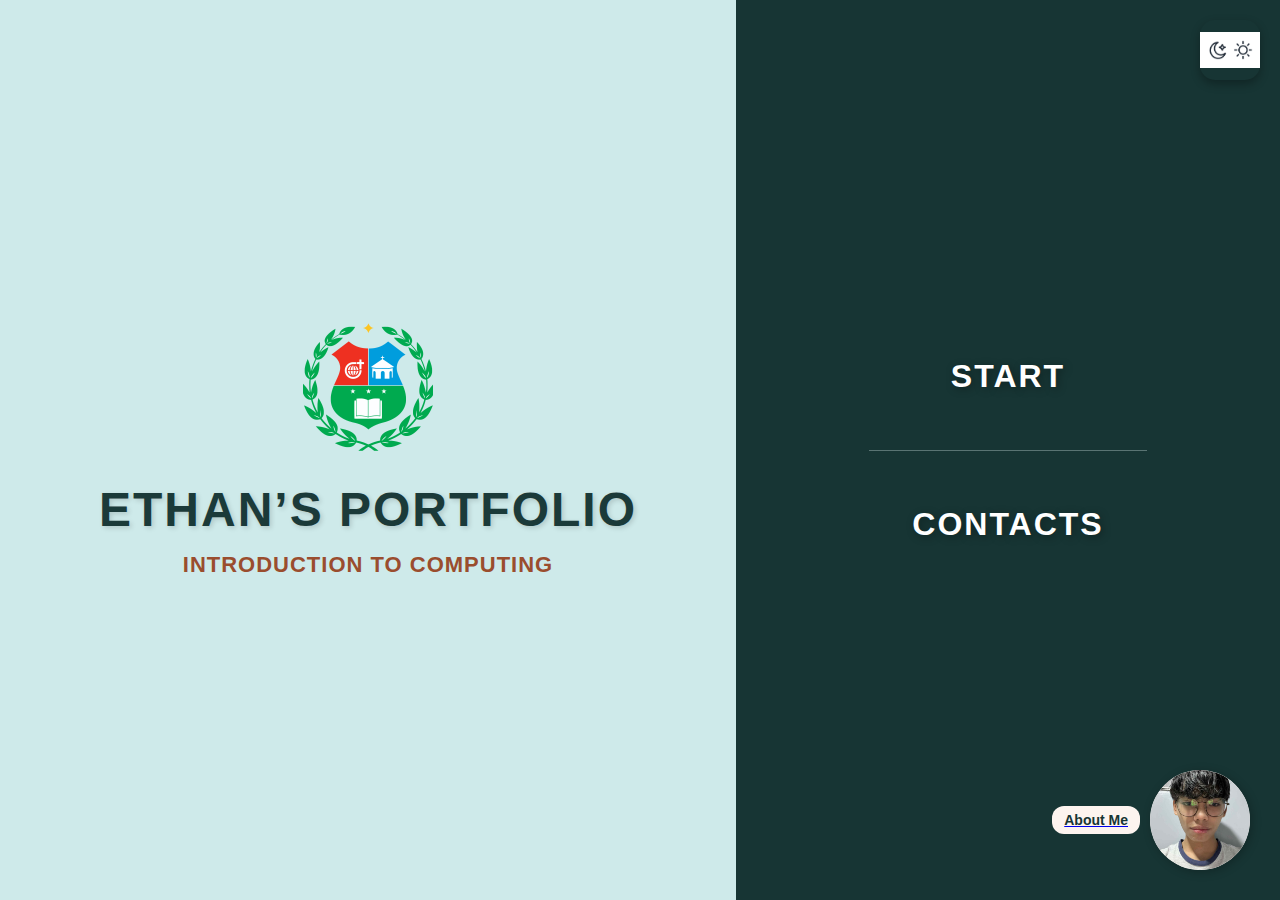
<file: index.html>
<!DOCTYPE html>
<html>
<head>
    <title>Ethan's Portfolio</title>

    <style>
        body {
            margin: 0;
            padding: 0;
            font-family: Arial, sans-serif;
            transition: 0.3s ease;
            background-color: #F5EFEE;
            color: #1B3A39;
        }

        
        .container {
            display: flex;
            height: 100vh;
        }

        
        .left {
            width: 60%;
            background-color: #ceeaea;
            display: flex;
            flex-direction: column;
            align-items: center;
            justify-content: center;
            padding: 40px 20px;
            transition: 0.3s ease;
        }

        
        .school-logo {
            width: 130px;
            height: 130px;
            border-radius: 25px;
            margin-bottom: 30px;
            overflow: hidden;
        }

        .school-logo img {
            width: 100%;
            height: 100%;
            object-fit: cover;
        }

        
        .title {
            font-size: 48px;
            font-weight: bold;
            letter-spacing: 2px;
            margin-bottom: 15px;
            color: #1B3A39;
            text-shadow: 2px 2px 5px rgba(0,0,0,0.15);
            text-align: center;
            transition: 0.3s;
        }

        
        .subtitle {
            font-size: 22px;
            color: #9A4D2E;
            font-weight: bold;
            letter-spacing: 1px;
            text-align: center;
            transition: 0.3s;
        }

        
        .right {
            width: 40%;
            background-color: #173534;
            display: flex;
            flex-direction: column;
            justify-content: center;
            align-items: center;
            padding: 0 40px;
            color: white;
            transition: 0.3s ease;
            position: relative;
        }

        
.menu-link {
    position: relative;
    display: flex;
    align-items: center;
    gap: 18px;
    margin: 35px 0; 
    color: white;
    text-decoration: none;
    font-weight: bold;
    font-size: 32px; 
    transition: 0.3s;
    letter-spacing: 2px; 
    text-shadow: 2px 2px 8px rgba(0,0,0,0.35); 
}

.menu-link:hover {
    color: #DCCB7A;
    transform: scale(1.12); 
    text-shadow: 3px 3px 10px rgba(0,0,0,0.45);
}


.hover-img {
    width: 90px; 
    height: 90px;
    object-fit: contain;
    position: absolute;
    left: -120px;
    opacity: 0;
    transition: 0.45s ease;
    pointer-events: none;
}

.menu-link:hover .hover-img {
    left: -120px; 
    opacity: 1;
}


        .line {
            width: 60%;
            height: 1px;
            background-color: #5A7473;
            margin: 20px 0;
            transition: 0.3s ease;
        }

        
        .dark-mode {
            background-color: #1e2a2a;
            color: #f3e6d3;
        }

        .dark-mode .left {
            background-color: #2a3d3c;
        }

        .dark-mode .right {
            background-color: #0f1d1c;
        }

        .dark-mode .title {
            color: #f3e6d3;
        }

        .dark-mode .subtitle {
            color: #d9ab79;
        }

        .dark-mode .line {
            background-color: #8a9c9b;
        }

        .dark-mode .menu-link:hover {
            color: #f4d48a;
        }

        
        .dark-toggle {
            width: 60px;
            height: 60px;
            border-radius: 15px;
            display: flex;
            justify-content: center;
            align-items: center;
            cursor: pointer;
            box-shadow: 0 4px 10px rgba(0,0,0,0.3);
            transition: 0.3s;
            position: fixed;
            top: 20px;
            right: 20px;
            z-index: 999;
        }

        .dark-toggle img {
            width: 100%;
            height: 100%;
            object-fit: contain;
            border-radius: 12px;
            padding: 6px;
        }

        .dark-toggle:hover {
            transform: scale(1.08);
        }

        
        .about-bubble-container {
            position: fixed;
            bottom: 30px;
            right: 30px;
            display: flex;
            align-items: center;
            gap: 10px;
        }

        .about-bubble {
            width: 100px;
            height: 100px;
            border-radius: 50%;
            overflow: hidden;
            cursor: pointer;
            box-shadow: 2px 2px 10px rgba(0,0,0,0.25);
            transition: transform 0.3s;
            background-color: #F5EFEE;
        }

        .about-bubble img {
            width: 100%;
            height: 100%;
            object-fit: cover;
            border-radius: 50%;
        }

        .about-bubble:hover {
            transform: scale(1.1);
        }

        .about-text {
            color: #173534;
            font-weight: bold;
            background-color: #FDF4EF;
            padding: 6px 12px;
            border-radius: 12px;
            font-size: 14px;
            white-space: nowrap;
            transition: 0.3s;
        }

        .about-bubble-container:hover .about-text {
            font-size: 16px;
            transform: scale(1.1);
        }

    </style>
</head>
<body>

    
    <div class="dark-toggle" onclick="toggleDarkMode()">
        <img src="displaymode.jpg" alt="Toggle Dark Mode">
    </div>

    <div class="container">

        
        <div class="left">
            <div class="school-logo">
                <img src="usclogoo.png" alt="School Logo">
            </div>
            <div class="title">ETHAN’S PORTFOLIO</div>
            <div class="subtitle">INTRODUCTION TO COMPUTING</div>
        </div>

        
        <div class="right">

            
            <a href="start.html" class="menu-link">
                <img src="portlogo.ico" class="hover-img">
                START
            </a>

            <div class="line"></div>

            
            <a href="contacts.html" class="menu-link">
                <img src="contactshov.png" class="hover-img">
                CONTACTS
            </a>

        </div>
    </div>

    
    <a href="about.html" class="about-bubble-container">
        <div class="about-text">About Me</div>
        <div class="about-bubble">
            <img src="itan2.jpg" alt="Ethan">
        </div>
    </a>

    <script>
        function toggleDarkMode() {
            document.body.classList.toggle("dark-mode");
        }
    </script>

</body>
</html>
</file>
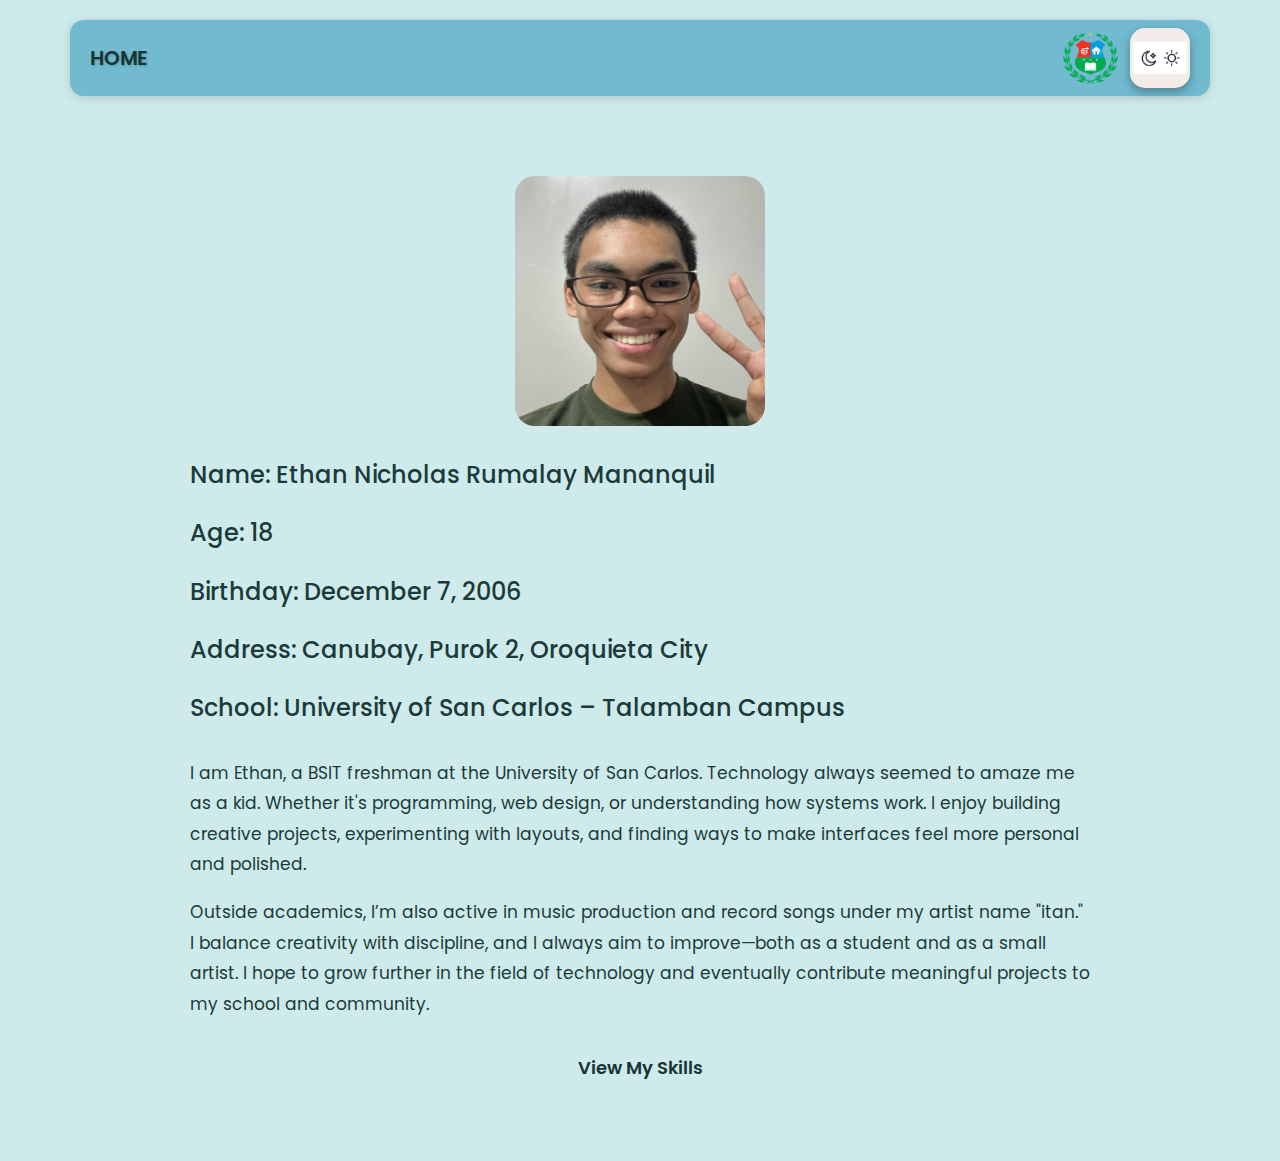
<file: about.html>
<!DOCTYPE html>
<html>
<head>
    <title>About Me - Ethan's Portfolio</title>
    
    
    <link href="https://fonts.googleapis.com/css2?family=Poppins:wght@300;400;600&display=swap" rel="stylesheet">

    <style>
        body {
            margin: 0;
            padding: 0;
            font-family: "Poppins", sans-serif;
            background-color: #ceeaea;
            color: #1B3A39;
            transition: 0.3s ease;
        }

        
        .top-bar {
            width: 95%;
            max-width: 1100px;
            background-color: #71bad0;
            display: flex;
            justify-content: space-between;
            align-items: center;
            padding: 8px 20px;
            margin: 20px auto 0;
            border-radius: 14px;
            box-shadow: 0 2px 10px rgba(0,0,0,0.15);
        }

        .top-bar a {
            color: #173534;
            text-decoration: none;
            font-size: 20px;
            font-weight: 600;
            text-shadow: 1px 1px 2px rgba(0,0,0,0.2);
            transition: 0.25s;
        }

        .top-bar a:hover {
            color: #7b3a20;
            transform: scale(1.05);
        }

        
        .school-logo {
            width: 55px;
            height: 55px;
            border-radius: 12px;
            overflow: hidden;
        }

        .school-logo img {
            width: 100%;
            height: 100%;
            object-fit: contain;
        }

        
        .dark-toggle {
            width: 60px;
            height: 60px;
            border-radius: 15px;
            background-color: #f3ebe7;
            display: flex;
            justify-content: center;
            align-items: center;
            cursor: pointer;
            box-shadow: 0 4px 10px rgba(0,0,0,0.3);
            transition: 0.3s;
            overflow: hidden;
        }

        .dark-toggle img {
            width: 90%;
            height: 90%;
            object-fit: contain; 
        }

        .dark-toggle:hover {
            transform: scale(1.08);
        }

        .content {
            max-width: 900px;
            margin: 60px auto;
            padding: 20px;
        }

        
        .profile-photo {
            width: 250px;
            height: 250px;
            border-radius: 20px;
            overflow: hidden;
            margin: 0 auto 30px;
            position: relative;
        }

        .profile-photo img {
            width: 100%;
            height: 100%;
            object-fit: cover;
            position: absolute;
            top: 0;
            left: 0;
            transition: 0.35s ease;
        }

        .base-img {
            opacity: 1;
        }

        .hover-img {
            opacity: 0;
            transform: scale(0.95);
        }

        .profile-photo:hover .hover-img {
            opacity: 1;
            transform: scale(1.08);
        }

        .profile-photo:hover .base-img {
            opacity: 0;
            transform: scale(0.97);
        }

        .personal-info {
            margin-bottom: 30px;
            line-height: 1.6;
        }

        h2 {
            font-weight: 500;
        }

        .bio {
            margin-top: 30px;
            line-height: 1.8;
            font-size: 17px;
        }

        .skills-link {
            display: block;
            margin-top: 35px;
            text-align: center;
            font-weight: 600;
            font-size: 18px;
            color: #173534;
            text-decoration: none;
            transition: 0.3s;
        }

        .skills-link:hover {
            color: #7b3a20;
        }

        
        body.dark-mode {
            background-color: #1e2a2a;
            color: #f3e6d3;
        }

        body.dark-mode .top-bar {
            background-color: #2a3d3c;
        }

        body.dark-mode .top-bar a {
            color: #e8e2df;
        }

        body.dark-mode .skills-link {
            color: #f3e6d3;
        }

        body.dark-mode .skills-link:hover {
            color: #DCCB7A;
        }
    </style>
</head>

<body>

    
    <div class="top-bar">
        <a href="index.html">HOME</a>

        <div style="display: flex; align-items: center; gap: 12px;">
            <div class="school-logo">
                <img src="usclogoo.png" alt="School Logo">
            </div>

            <div class="dark-toggle" onclick="toggleDarkMode()">
                <img src="displaymode.jpg" alt="Toggle Dark Mode">
            </div>
        </div>
    </div>

    
    <div class="content">

        <div class="profile-photo">
            <img class="base-img" src="itannohover.jpg" alt="Ethan">
            <img class="hover-img" src="itanhover (1).jpg" alt="Ethan Hover">
        </div>

        <div class="personal-info">
            <h2>Name: Ethan Nicholas Rumalay Mananquil</h2>
            <h2>Age: 18</h2>
            <h2>Birthday: December 7, 2006</h2>
            <h2>Address: Canubay, Purok 2, Oroquieta City</h2>
            <h2>School: University of San Carlos – Talamban Campus</h2>
        </div>

        
        <div class="bio">
            <p>
                I am Ethan, a BSIT freshman at the University of San Carlos. 
                Technology always seemed to amaze me as a kid. Whether it's programming, web design, 
                or understanding how systems work. I enjoy building creative projects, 
                experimenting with layouts, and finding ways to make interfaces feel more personal 
                and polished.
            </p>

            <p>
                Outside academics, I’m also active in music production
                and record songs under my artist name "itan." I balance creativity with discipline, 
                and I always aim to improve—both as a student and as a small artist. 
                I hope to grow further in the field of technology and eventually contribute meaningful projects 
                to my school and community.
            </p>
        </div>

        <a href="skills.html" class="skills-link">View My Skills</a>
    </div>

    <script>
        function toggleDarkMode() {
            document.body.classList.toggle("dark-mode");
        }
    </script>

</body>
</html>
</file>
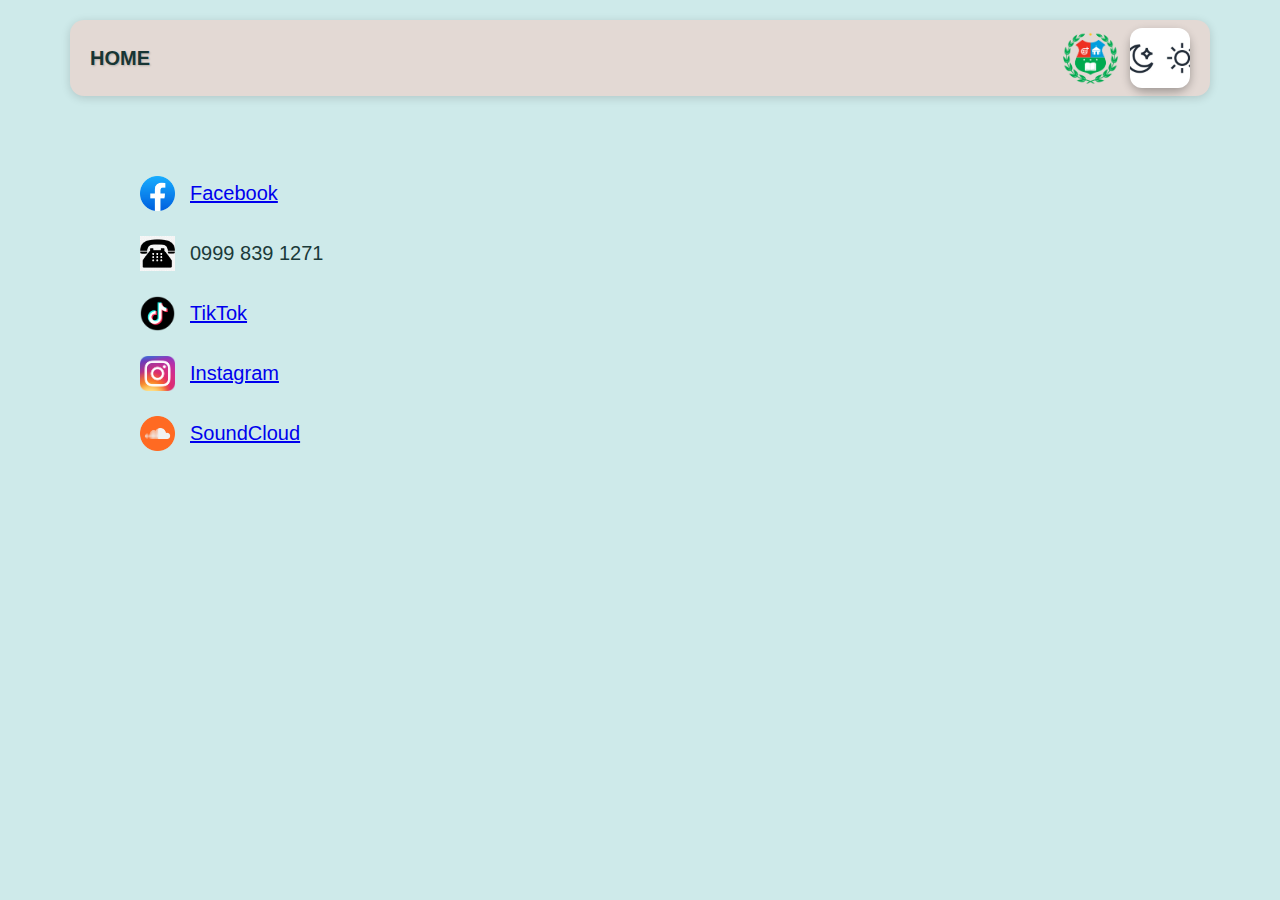
<file: contacts.html>
<!DOCTYPE html>
<html>
<head>
    <title>Contacts - Ethan's Portfolio</title>
    <style>
        body {
            margin: 0;
            padding: 0;
            font-family: Arial, sans-serif;
            background-color: #ceeaea;
            color: #1B3A39;
            transition: 0.3s ease;
        }

        .top-bar {
            width: 95%;
            max-width: 1100px;
            background-color: #E3D9D4;
            display: flex;
            justify-content: space-between;
            align-items: center;
            padding: 8px 20px;
            margin: 20px auto 0;
            border-radius: 14px;
            box-shadow: 0 2px 10px rgba(0,0,0,0.15);
        }

        .top-bar a {
            color: #173534;
            text-decoration: none;
            font-size: 20px;
            font-weight: bold;
            text-shadow: 1px 1px 2px rgba(0,0,0,0.2);
            transition: 0.25s;
        }

        .top-bar a:hover {
            color: #7b3a20;
            transform: scale(1.05);
        }

        .school-logo {
            width: 55px;
            height: 55px;
            border-radius: 12px;
            overflow: hidden;
        }

        .school-logo img {
            width: 100%;
            height: 100%;
            object-fit: contain;
        }

        .dark-toggle {
            width: 60px;
            height: 60px;
            border-radius: 15px;
            display: flex;
            justify-content: center;
            align-items: center;
            cursor: pointer;
            box-shadow: 0 4px 10px rgba(0,0,0,0.3);
            transition: 0.3s;
        }

        .dark-toggle img {
            width: 100%;
            height: 100%;
            object-fit: cover;
            border-radius: 12px;
        }

        .dark-toggle:hover {
            transform: scale(1.08);
        }

        .content {
            max-width: 1000px;
            margin: 60px auto;
            padding: 20px;
            display: flex;
            flex-direction: column;
            gap: 25px;
        }

        .contact-item {
            display: flex;
            align-items: center;
            gap: 15px;
            font-size: 20px;
        }

        .contact-item img {
            width: 35px;
            height: 35px;
        }

        body.dark-mode {
            background-color: #1e2a2a;
            color: #f3e6d3;
        }

        body.dark-mode .top-bar {
            background-color: #2a3d3c;
        }

        body.dark-mode .top-bar a {
            color: #e8e2df;
        }
    </style>
</head>
<body>

    
    <div class="top-bar">
        <a href="index.html">HOME</a>
        <div style="display: flex; align-items: center; gap: 12px;">
            <div class="school-logo">
                <img src="usclogoo.png" alt="School Logo">
            </div>
            <div class="dark-toggle" onclick="toggleDarkMode()">
                <img src="displaymode.jpg" alt="Toggle Dark Mode">
            </div>
        </div>
    </div>

    
    <div class="content">
        <div class="contact-item">
            <img src="fbicon.webp" alt="Facebook">
            <a href="https://www.facebook.com/ethannicholas.mananquil" target="_blank">Facebook</a>
        </div>
        <div class="contact-item">
            <img src="phone.png" alt="Phone">
            <span>0999 839 1271</span>
        </div>
        <div class="contact-item">
            <img src="tiktokicon.png" alt="TikTok">
            <a href="https://www.tiktok.com/@itanologism?_r=1&_d=secCgYIASAHKAESPgo8%2BudU89VA2r5apHQttDkZB%2B0f6or4pX33EvaudLlhJHUNiHmVTfUVC92PlGaaKmWGyoera4r4efzNLUvHGgA%3D&_svg=1&checksum=586d094872a0bdcceb916719e5b3b4a96186e14bf616fa9c2a5b404c1c2bddef&item_author_type=1&sec_uid=MS4wLjABAAAANTiu29R_1ocTZy99853LXvyMIeDLoqLaDqwYpwiIPVKA7OemXk6oKAApJxRM_wu4&sec_user_id=MS4wLjABAAAANTiu29R_1ocTZy99853LXvyMIeDLoqLaDqwYpwiIPVKA7OemXk6oKAApJxRM_wu4&share_app_id=1180&share_author_id=7376891087426864133&share_link_id=AA3ED052-4147-470B-8E6F-8A05EB6F8134&share_region=PH&share_scene=1&sharer_language=en&social_share_type=4&source=h5_t&timestamp=1764914706&tt_from=copy&u_code=eee5h29f329mhk&ug_btm=b8727%2Cb0&user_id=7376891087426864133&utm_campaign=client_share&utm_medium=ios&utm_source=copy" target="_blank">TikTok</a>
        </div>
        <div class="contact-item">
            <img src="Instagram_icon.png" alt="Instagram">
            <a href="https://www.instagram.com/itanologism/" target="_blank">Instagram</a>
        </div>
        <div class="contact-item">
            <img src="scicon.png" alt="SoundCloud">
            <a href="https://on.soundcloud.com/wsyDyZ40WLbX1m76wV" target="_blank">SoundCloud</a>
        </div>
    </div>

    <script>
        function toggleDarkMode() {
            document.body.classList.toggle("dark-mode");
        }
    </script>

</body>
</html>
</file>
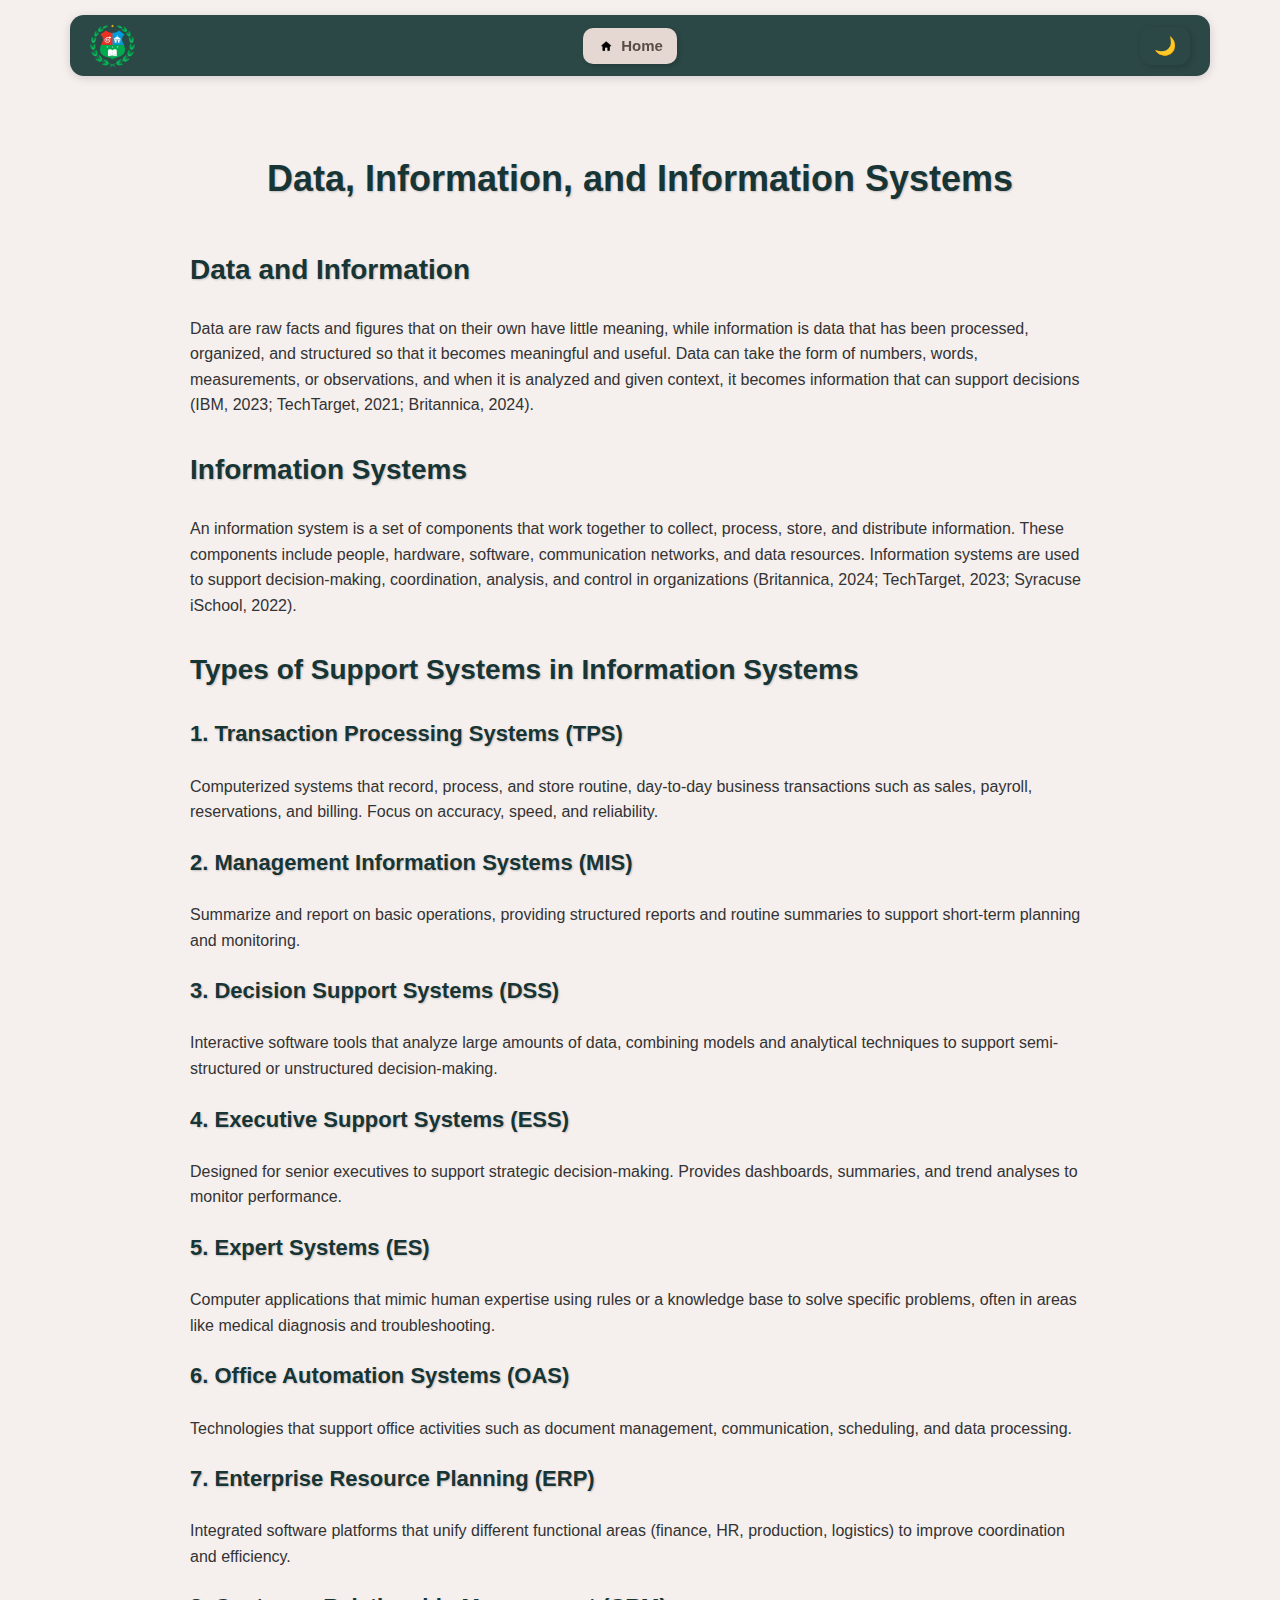
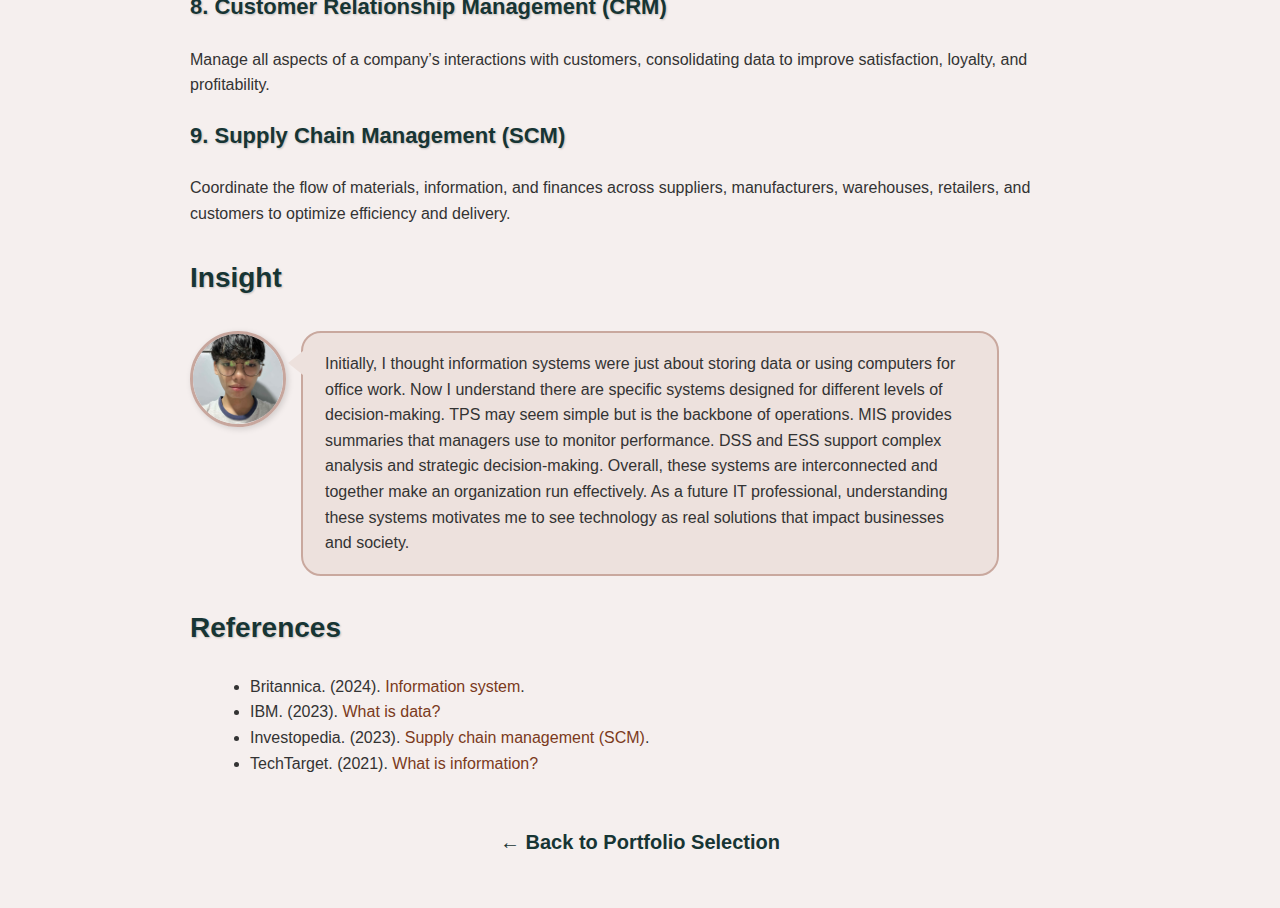
<file: port2.html>
<!DOCTYPE html>
<html>
<head>
    <title>Portfolio 2 - Information Systems</title>
    <style>
        
.topbar {
    position: fixed;
    top: 0;
    left: 50%;
    transform: translateX(-50%);
    width: 95%;                     
    max-width: 1100px;              
    background-color: #2b4746;
    display: flex;
    align-items: center;
    justify-content: space-between;
    padding: 8px 20px;
    border-radius: 14px;
    box-shadow: 0 2px 10px rgba(0,0,0,0.15);
    z-index: 999;
    margin-top: 15px;
}

/* LOGO */
.school-logo {
    height: 45px;
    width: 45px;
    object-fit: contain;
}


.home-btn {
    display: flex;
    align-items: center;
    gap: 6px;
    padding: 6px 14px;
    background: #e5d7d2;
    border-radius: 10px;
    box-shadow: 2px 2px 5px rgba(0,0,0,0.15);
    font-size: 15px;
    font-weight: bold;
    color: #5a4d48;
    text-decoration: none;
    transition: 0.25s;
}

.home-btn:hover {
    background: #d8c7c1;
    transform: scale(1.05);
}

.home-btn img {
    width: 18px;
    height: 18px;
}


.toggle-btn {
    cursor: pointer;
    font-size: 18px;
    background: none;
    border: none;
    margin-left: 15px;
    color: #5a4d48;
    padding: 8px 14px;
    border-radius: 12px;
    box-shadow: 2px 2px 6px rgba(0,0,0,0.15);
    transition: 0.25s;
}

.toggle-btn:hover {
    transform: scale(1.1);
}


.insight-wrapper {
    display: flex;
    align-items: flex-start;
    gap: 15px;
    margin: 30px 0;
}

.insight-photo {
    width: 90px;
    height: 90px;
    border-radius: 50%;
    object-fit: cover;
    border: 3px solid #c7a69d;
    box-shadow: 2px 2px 6px rgba(0,0,0,0.15);
}

.insight-bubble {
    background-color: #EDE1DD;
    padding: 18px 22px;
    border-radius: 20px;
    border: 2px solid #c9a89e;
    position: relative;
    max-width: 650px;
    line-height: 1.6;
}

.insight-bubble::before {
    content: "";
    position: absolute;
    left: -15px;
    top: 18px;
    width: 0;
    height: 0;
    border-right: 15px solid #EDE1DD;
    border-top: 12px solid transparent;
    border-bottom: 12px solid transparent;
}


.dark-mode {
    background-color: #2e2a29;
    color: #e8e2df;
}

.dark-mode .topbar {
    background: #2f2b29;
}

.dark-mode .home-btn {
    background: #3c3533;
    color: #e8dfdc;
}

.dark-mode .home-btn:hover {
    background: #4a4340;
}

.dark-mode .toggle-btn {
    color: #fff;
}

.dark-mode .school-logo {
    filter: brightness(0.85);
}

.dark-mode .insight-bubble {
    background-color: #3b3433;
    border-color: #6e5b56;
}

.dark-mode h1, 
.dark-mode h2,
.dark-mode h3 {
    color: #e8dfdc;
}


body {
    margin: 0;
    padding-top: 100px;
    font-family: Arial, sans-serif;
    background-color: #F5EFEE;
    color: #333;
    line-height: 1.6;
}

.container {
    max-width: 900px;
    margin: 50px auto;
    padding: 0 20px;
}

h1, h2, h3 {
    color: #173534;
    text-shadow: 1px 1px 2px rgba(0,0,0,0.2);
}

h1 {
    font-size: 36px;
    text-align: center;
    margin-bottom: 40px;
}

h2 {
    font-size: 28px;
    margin-top: 30px;
}

h3 {
    font-size: 22px;
    margin-top: 20px;
}

p {
    margin-bottom: 15px;
}

ul {
    margin-left: 20px;
}

a {
    color: #7b3a20;
    text-decoration: none;
}

a:hover {
    text-decoration: underline;
}

.back-home {
    display: block;
    text-align: center;
    margin-top: 50px;
    font-weight: bold;
    font-size: 20px;
    color: #173534;
}

.back-home:hover {
    color: #7b3a20;
}
    </style>
</head>
<body>


<div class="topbar">
    <img src="usclogoo.png" class="school-logo">
    <a href="index.html" class="home-btn"><img src="homeicon.png">Home</a>
    <button class="toggle-btn" onclick="toggleMode()">🌙</button>
</div>

<div class="container">
    <h1>Data, Information, and Information Systems</h1>

    <h2>Data and Information</h2>
    <p>Data are raw facts and figures that on their own have little meaning, while information is data that has been processed, organized, and structured so that it becomes meaningful and useful. Data can take the form of numbers, words, measurements, or observations, and when it is analyzed and given context, it becomes information that can support decisions (IBM, 2023; TechTarget, 2021; Britannica, 2024).</p>

    <h2>Information Systems</h2>
    <p>An information system is a set of components that work together to collect, process, store, and distribute information. These components include people, hardware, software, communication networks, and data resources. Information systems are used to support decision-making, coordination, analysis, and control in organizations (Britannica, 2024; TechTarget, 2023; Syracuse iSchool, 2022).</p>

    <h2>Types of Support Systems in Information Systems</h2>

    <h3>1. Transaction Processing Systems (TPS)</h3>
    <p>Computerized systems that record, process, and store routine, day-to-day business transactions such as sales, payroll, reservations, and billing. Focus on accuracy, speed, and reliability.</p>

    <h3>2. Management Information Systems (MIS)</h3>
    <p>Summarize and report on basic operations, providing structured reports and routine summaries to support short-term planning and monitoring.</p>

    <h3>3. Decision Support Systems (DSS)</h3>
    <p>Interactive software tools that analyze large amounts of data, combining models and analytical techniques to support semi-structured or unstructured decision-making.</p>

    <h3>4. Executive Support Systems (ESS)</h3>
    <p>Designed for senior executives to support strategic decision-making. Provides dashboards, summaries, and trend analyses to monitor performance.</p>

    <h3>5. Expert Systems (ES)</h3>
    <p>Computer applications that mimic human expertise using rules or a knowledge base to solve specific problems, often in areas like medical diagnosis and troubleshooting.</p>

    <h3>6. Office Automation Systems (OAS)</h3>
    <p>Technologies that support office activities such as document management, communication, scheduling, and data processing.</p>

    <h3>7. Enterprise Resource Planning (ERP)</h3>
    <p>Integrated software platforms that unify different functional areas (finance, HR, production, logistics) to improve coordination and efficiency.</p>

    <h3>8. Customer Relationship Management (CRM)</h3>
    <p>Manage all aspects of a company’s interactions with customers, consolidating data to improve satisfaction, loyalty, and profitability.</p>

    <h3>9. Supply Chain Management (SCM)</h3>
    <p>Coordinate the flow of materials, information, and finances across suppliers, manufacturers, warehouses, retailers, and customers to optimize efficiency and delivery.</p>

    
    <h2>Insight</h2>
    <div class="insight-wrapper">
        <img src="itan2.jpg" class="insight-photo" alt="Your Photo">
        <div class="insight-bubble">
            Initially, I thought information systems were just about storing data or using computers for office work. Now I understand there are specific systems designed for different levels of decision-making. TPS may seem simple but is the backbone of operations. MIS provides summaries that managers use to monitor performance. DSS and ESS support complex analysis and strategic decision-making. Overall, these systems are interconnected and together make an organization run effectively. As a future IT professional, understanding these systems motivates me to see technology as real solutions that impact businesses and society.
        </div>
    </div>

    <h2>References</h2>
    <ul>
        <li>Britannica. (2024). <a href="https://www.britannica.com/topic/information-system">Information system</a>.</li>
        <li>IBM. (2023). <a href="https://www.ibm.com/topics/data">What is data?</a></li>
        <li>Investopedia. (2023). <a href="https://www.investopedia.com/terms/s/scm.asp">Supply chain management (SCM)</a>.</li>
        <li>TechTarget. (2021). <a href="https://www.techtarget.com/whatis/definition/information">What is information?</a></li>
    </ul>

    <a href="start.html" class="back-home">← Back to Portfolio Selection</a>

</div>

<script>
function toggleMode() {
    document.body.classList.toggle("dark-mode");
    const btn = document.querySelector(".toggle-btn");
    btn.textContent = document.body.classList.contains("dark-mode") ? "☀️" : "🌙";
}
</script>

</body>
</html>
</file>
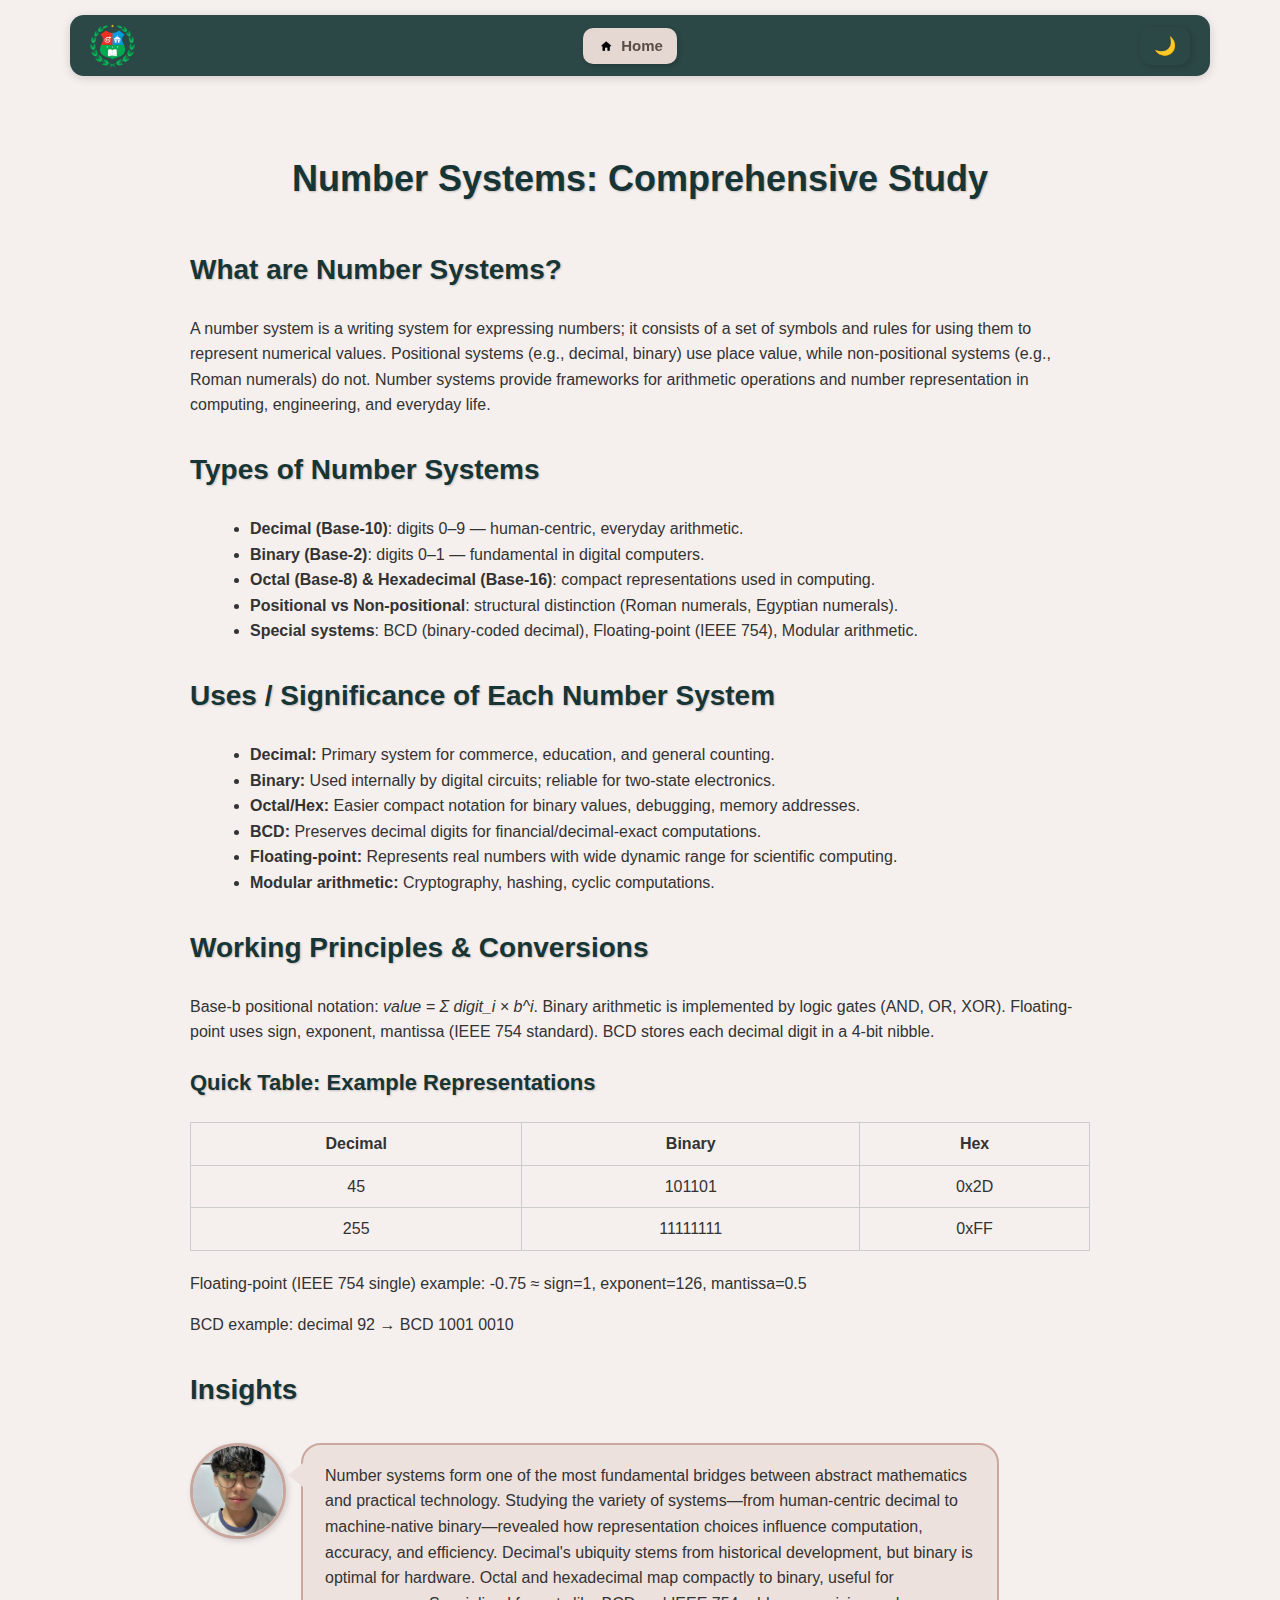
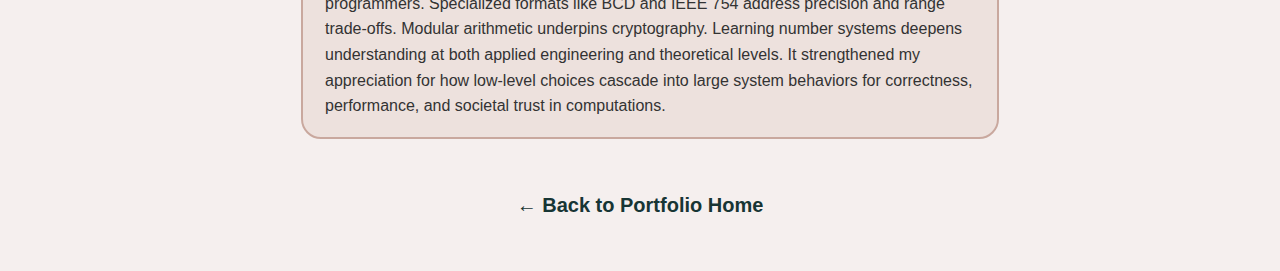
<file: port3.html>
<!DOCTYPE html>
<html>
<head>
    <title>Portfolio 3 - Number Systems</title>
    <style>
        
.topbar {
    position: fixed;
    top: 0;
    left: 50%;
    transform: translateX(-50%);
    width: 95%;                     
    max-width: 1100px;              
    background-color: #2b4746;
    display: flex;
    align-items: center;
    justify-content: space-between;
    padding: 8px 20px;
    border-radius: 14px;
    box-shadow: 0 2px 10px rgba(0,0,0,0.15);
    z-index: 999;
    margin-top: 15px;
}


.school-logo {
    height: 45px;
    width: 45px;
    object-fit: contain;
}


.home-btn {
    display: flex;
    align-items: center;
    gap: 6px;
    padding: 6px 14px;
    background: #e5d7d2;
    border-radius: 10px;
    box-shadow: 2px 2px 5px rgba(0,0,0,0.15);
    font-size: 15px;
    font-weight: bold;
    color: #5a4d48;
    text-decoration: none;
    transition: 0.25s;
}

.home-btn:hover {
    background: #d8c7c1;
    transform: scale(1.05);
}

.home-btn img {
    width: 18px;
    height: 18px;
}


.toggle-btn {
    cursor: pointer;
    font-size: 18px;
    background: none;
    border: none;
    margin-left: 15px;
    color: #5a4d48;
    padding: 8px 14px;
    border-radius: 12px;
    box-shadow: 2px 2px 6px rgba(0,0,0,0.15);
    transition: 0.25s;
}

.toggle-btn:hover {
    transform: scale(1.1);
}


.insight-wrapper {
    display: flex;
    align-items: flex-start;
    gap: 15px;
    margin: 30px 0;
}

.insight-photo {
    width: 90px;
    height: 90px;
    border-radius: 50%;
    object-fit: cover;
    border: 3px solid #c7a69d;
    box-shadow: 2px 2px 6px rgba(0,0,0,0.15);
}

.insight-bubble {
    background-color: #EDE1DD;
    padding: 18px 22px;
    border-radius: 20px;
    border: 2px solid #c9a89e;
    position: relative;
    max-width: 650px;
    line-height: 1.6;
}

.insight-bubble::before {
    content: "";
    position: absolute;
    left: -15px;
    top: 18px;
    width: 0;
    height: 0;
    border-right: 15px solid #EDE1DD;
    border-top: 12px solid transparent;
    border-bottom: 12px solid transparent;
}


.dark-mode {
    background-color: #2e2a29;
    color: #e8e2df;
}

.dark-mode .topbar {
    background: #2f2b29;
}

.dark-mode .home-btn {
    background: #3c3533;
    color: #e8dfdc;
}

.dark-mode .home-btn:hover {
    background: #4a4340;
}

.dark-mode .toggle-btn {
    color: #fff;
}

.dark-mode .school-logo {
    filter: brightness(0.85);
}

.dark-mode .insight-bubble {
    background-color: #3b3433;
    border-color: #6e5b56;
}

.dark-mode h1, 
.dark-mode h2,
.dark-mode h3 {
    color: #e8dfdc;
}


body {
    margin: 0;
    padding-top: 100px; 
    font-family: Arial, sans-serif;
    background-color: #F5EFEE;
    color: #333;
    line-height: 1.6;
}

.container {
    max-width: 900px;
    margin: 50px auto;
    padding: 0 20px;
}

h1, h2, h3 {
    color: #173534;
    text-shadow: 1px 1px 2px rgba(0,0,0,0.2);
}

h1 {
    font-size: 36px;
    text-align: center;
    margin-bottom: 40px;
}

h2 {
    font-size: 28px;
    margin-top: 30px;
}

h3 {
    font-size: 22px;
    margin-top: 20px;
}

p {
    margin-bottom: 15px;
}

ul {
    margin-left: 20px;
}

table {
    width: 100%;
    border-collapse: collapse;
    margin-bottom: 20px;
}

table, th, td {
    border: 1px solid #ccc;
}

th, td {
    padding: 8px;
    text-align: center;
}

a {
    color: #7b3a20;
    text-decoration: none;
}

a:hover {
    text-decoration: underline;
}

.back-home {
    display: block;
    text-align: center;
    margin-top: 50px;
    font-weight: bold;
    font-size: 20px;
    color: #173534;
}

.back-home:hover {
    color: #7b3a20;
}
    </style>
</head>
<body>


<div class="topbar">
    <img src="usclogoo.png" class="school-logo">
    <a href="index.html" class="home-btn"><img src="homeicon.png">Home</a>
    <button class="toggle-btn" onclick="toggleMode()">🌙</button>
</div>

<div class="container">
    <h1>Number Systems: Comprehensive Study</h1>

    <h2>What are Number Systems?</h2>
    <p>A number system is a writing system for expressing numbers; it consists of a set of symbols and rules for using them to represent numerical values. Positional systems (e.g., decimal, binary) use place value, while non-positional systems (e.g., Roman numerals) do not. Number systems provide frameworks for arithmetic operations and number representation in computing, engineering, and everyday life.</p>

    <h2>Types of Number Systems</h2>
    <ul>
        <li><strong>Decimal (Base-10)</strong>: digits 0–9 — human-centric, everyday arithmetic.</li>
        <li><strong>Binary (Base-2)</strong>: digits 0–1 — fundamental in digital computers.</li>
        <li><strong>Octal (Base-8) & Hexadecimal (Base-16)</strong>: compact representations used in computing.</li>
        <li><strong>Positional vs Non-positional</strong>: structural distinction (Roman numerals, Egyptian numerals).</li>
        <li><strong>Special systems</strong>: BCD (binary-coded decimal), Floating-point (IEEE 754), Modular arithmetic.</li>
    </ul>

    <h2>Uses / Significance of Each Number System</h2>
    <ul>
        <li><strong>Decimal:</strong> Primary system for commerce, education, and general counting.</li>
        <li><strong>Binary:</strong> Used internally by digital circuits; reliable for two-state electronics.</li>
        <li><strong>Octal/Hex:</strong> Easier compact notation for binary values, debugging, memory addresses.</li>
        <li><strong>BCD:</strong> Preserves decimal digits for financial/decimal-exact computations.</li>
        <li><strong>Floating-point:</strong> Represents real numbers with wide dynamic range for scientific computing.</li>
        <li><strong>Modular arithmetic:</strong> Cryptography, hashing, cyclic computations.</li>
    </ul>

    <h2>Working Principles & Conversions</h2>
    <p>Base-b positional notation: <em>value = Σ digit_i × b^i</em>. Binary arithmetic is implemented by logic gates (AND, OR, XOR). Floating-point uses sign, exponent, mantissa (IEEE 754 standard). BCD stores each decimal digit in a 4-bit nibble.</p>

    <h3>Quick Table: Example Representations</h3>
    <table>
        <tr>
            <th>Decimal</th>
            <th>Binary</th>
            <th>Hex</th>
        </tr>
        <tr>
            <td>45</td>
            <td>101101</td>
            <td>0x2D</td>
        </tr>
        <tr>
            <td>255</td>
            <td>11111111</td>
            <td>0xFF</td>
        </tr>
    </table>

    <p>Floating-point (IEEE 754 single) example: -0.75 ≈ sign=1, exponent=126, mantissa=0.5</p>
    <p>BCD example: decimal 92 → BCD 1001 0010</p>

    
    <h2>Insights</h2>
    <div class="insight-wrapper">
        <img src="itan2.jpg" class="insight-photo" alt="Your Photo">
        <div class="insight-bubble">
            Number systems form one of the most fundamental bridges between abstract mathematics and practical technology. Studying the variety of systems—from human-centric decimal to machine-native binary—revealed how representation choices influence computation, accuracy, and efficiency. Decimal's ubiquity stems from historical development, but binary is optimal for hardware. Octal and hexadecimal map compactly to binary, useful for programmers. Specialized formats like BCD and IEEE 754 address precision and range trade-offs. Modular arithmetic underpins cryptography. Learning number systems deepens understanding at both applied engineering and theoretical levels. It strengthened my appreciation for how low-level choices cascade into large system behaviors for correctness, performance, and societal trust in computations.
        </div>
    </div>

    <a href="start.html" class="back-home">← Back to Portfolio Home</a>
</div>

<script>
function toggleMode() {
    document.body.classList.toggle("dark-mode");
    const btn = document.querySelector(".toggle-btn");
    btn.textContent = document.body.classList.contains("dark-mode") ? "☀️" : "🌙";
}
</script>

</body>
</html>
</file>
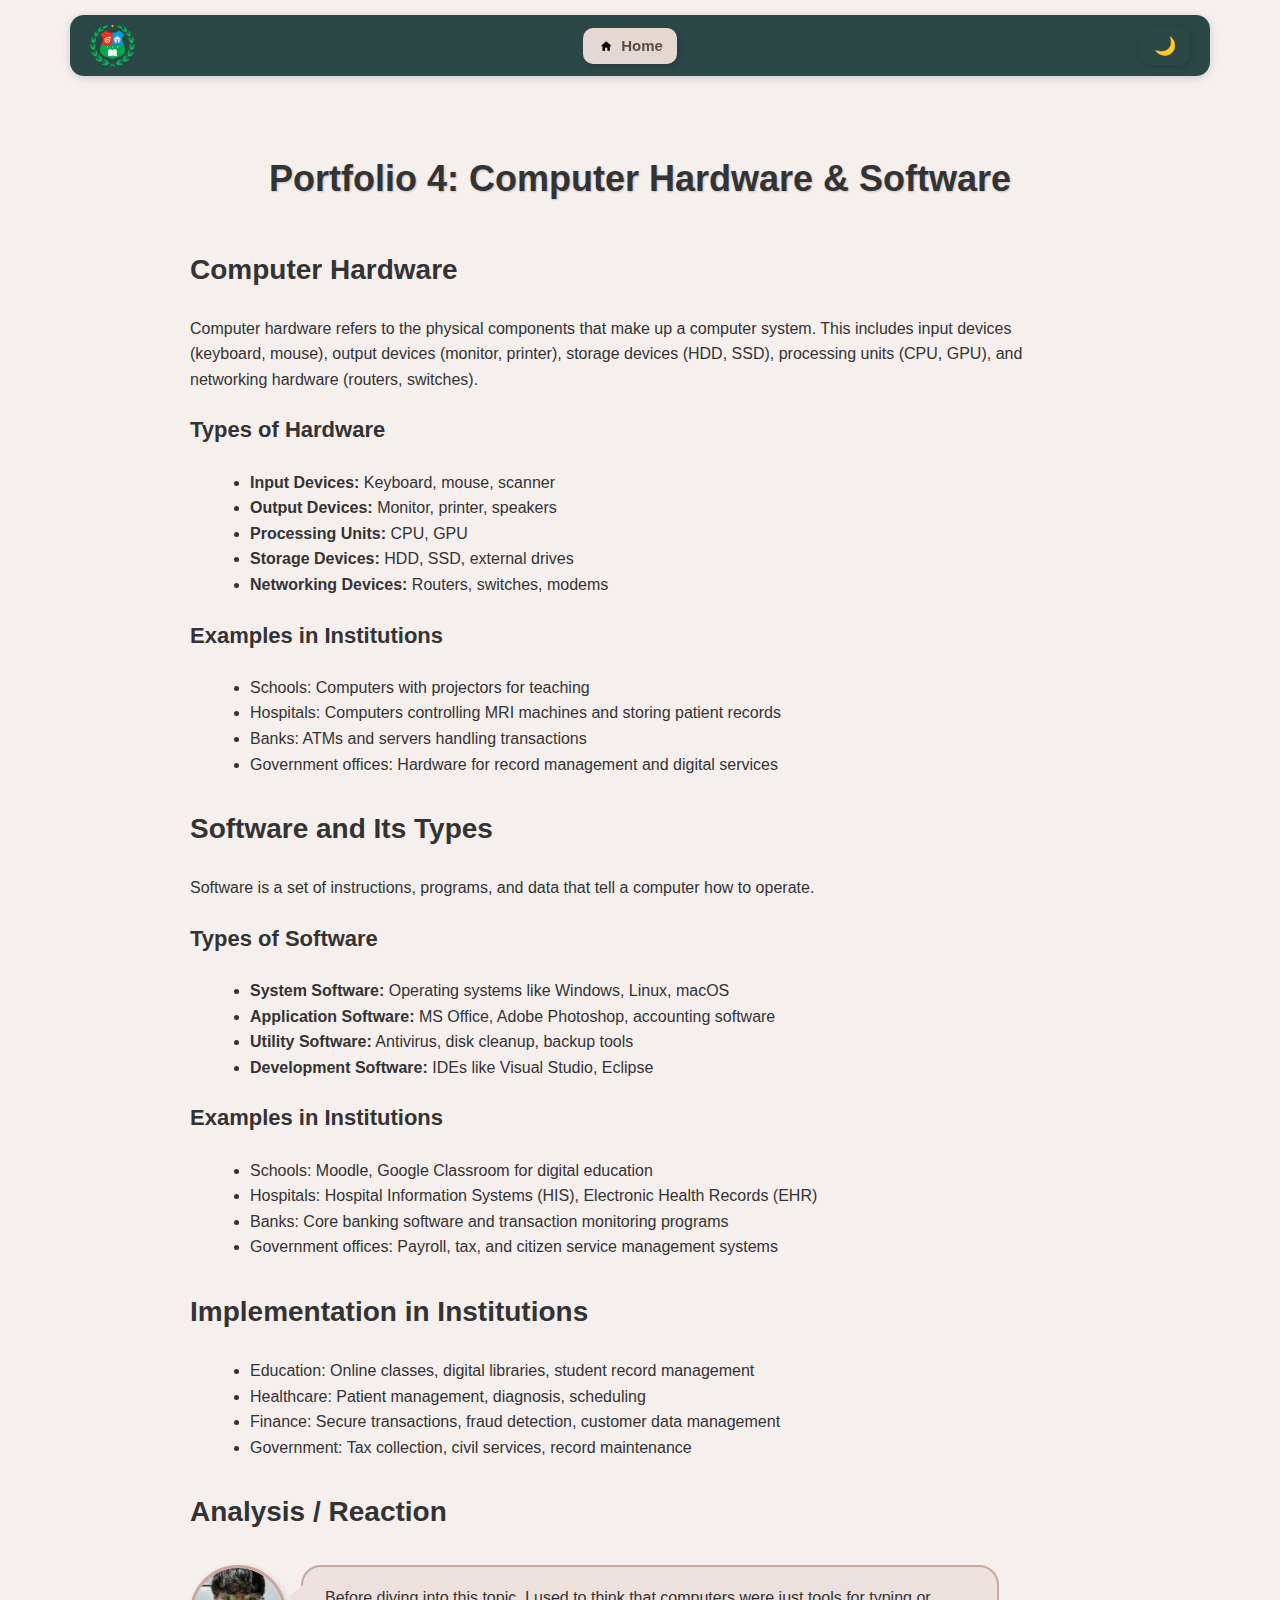
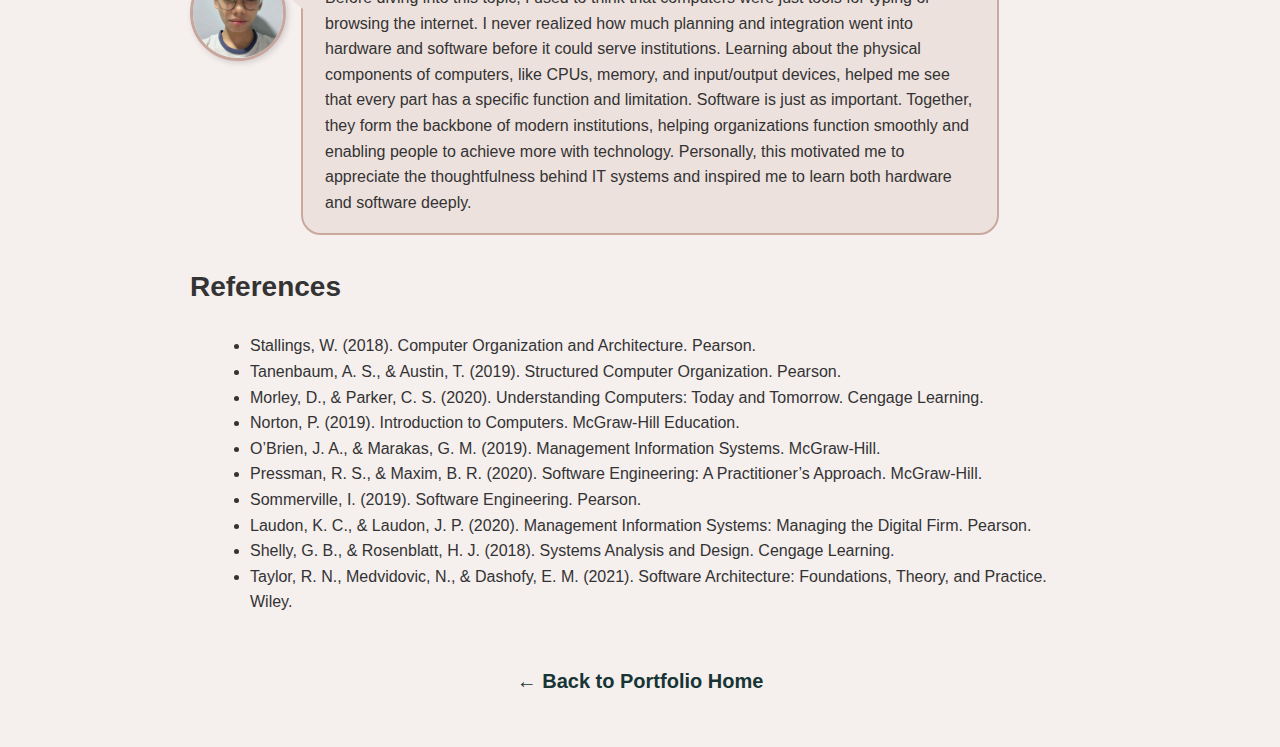
<file: port4.html>
<!DOCTYPE html>
<html>
<head>
    <title>Portfolio 4 - Computer Hardware & Software</title>
    <style>
        
.topbar {
    position: fixed;
    top: 0;
    left: 50%;
    transform: translateX(-50%);
    width: 95%;                     
    max-width: 1100px;              
    background-color: #2b4746;
    display: flex;
    align-items: center;
    justify-content: space-between;
    padding: 8px 20px;
    border-radius: 14px;
    box-shadow: 0 2px 10px rgba(0,0,0,0.15);
    z-index: 999;
    margin-top: 15px;
}


.school-logo {
    height: 45px;
    width: 45px;
    object-fit: contain;
}


.home-btn {
    display: flex;
    align-items: center;
    gap: 6px;
    padding: 6px 14px;
    background: #e5d7d2;
    border-radius: 10px;
    box-shadow: 2px 2px 5px rgba(0,0,0,0.15);
    font-size: 15px;
    font-weight: bold;
    color: #5a4d48;
    text-decoration: none;
    transition: 0.25s;
}

.home-btn:hover {
    background: #d8c7c1;
    transform: scale(1.05);
}

.home-btn img {
    width: 18px;
    height: 18px;
}


.toggle-btn {
    cursor: pointer;
    font-size: 18px;
    background: none;
    border: none;
    margin-left: 15px;
    color: #5a4d48;
    padding: 8px 14px;
    border-radius: 12px;
    box-shadow: 2px 2px 6px rgba(0,0,0,0.15);
    transition: 0.25s;
}

.toggle-btn:hover {
    transform: scale(1.1);
}


.insight-wrapper {
    display: flex;
    align-items: flex-start;
    gap: 15px;
    margin: 30px 0;
}

.insight-photo {
    width: 90px;
    height: 90px;
    border-radius: 50%;
    object-fit: cover;
    border: 3px solid #c7a69d;
    box-shadow: 2px 2px 6px rgba(0,0,0,0.15);
}

.insight-bubble {
    background-color: #EDE1DD;
    padding: 18px 22px;
    border-radius: 20px;
    border: 2px solid #c9a89e;
    position: relative;
    max-width: 650px;
    line-height: 1.6;
}

.insight-bubble::before {
    content: "";
    position: absolute;
    left: -15px;
    top: 18px;
    width: 0;
    height: 0;
    border-right: 15px solid #EDE1DD;
    border-top: 12px solid transparent;
    border-bottom: 12px solid transparent;
}


.dark-mode {
    background-color: #2e2a29;
    color: #e8e2df;
}

.dark-mode .topbar {
    background: #2f2b29;
}

.dark-mode .home-btn {
    background: #3c3533;
    color: #e8dfdc;
}

.dark-mode .home-btn:hover {
    background: #4a4340;
}

.dark-mode .toggle-btn {
    color: #fff;
}

.dark-mode .school-logo {
    filter: brightness(0.85);
}

.dark-mode .insight-bubble {
    background-color: #3b3433;
    border-color: #6e5b56;
}

.dark-mode h1, 
.dark-mode h2,
.dark-mode h3 {
    color: #e8dfdc;
}


body {
    margin: 0;
    padding-top: 100px; 
    font-family: Arial, sans-serif;
    background-color: #F5EFEE;
    color: #333;
    line-height: 1.6;
}

.container {
    max-width: 900px;
    margin: 50px auto;
    padding: 0 20px;
}

h1 {
    font-size: 36px;
    text-align: center;
    margin-bottom: 40px;
    text-shadow: 1px 1px 2px rgba(0,0,0,0.2);
}

h2 {
    font-size: 28px;
    margin-top: 30px;
}

h3 {
    font-size: 22px;
    margin-top: 20px;
}

p {
    margin-bottom: 15px;
}

ul {
    margin-left: 20px;
}

table {
    width: 100%;
    border-collapse: collapse;
    margin-bottom: 20px;
}

table, th, td {
    border: 1px solid #ccc;
}

th, td {
    padding: 8px;
    text-align: left;
}

a {
    color: #7b3a20;
    text-decoration: none;
}

a:hover {
    text-decoration: underline;
}

.back-home {
    display: block;
    text-align: center;
    margin-top: 50px;
    font-weight: bold;
    font-size: 20px;
    color: #173534;
}

.back-home:hover {
    color: #7b3a20;
}
    </style>
</head>
<body>


<div class="topbar">
    <img src="usclogoo.png" class="school-logo">
    <a href="index.html" class="home-btn"><img src="homeicon.png">Home</a>
    <button class="toggle-btn" onclick="toggleMode()">🌙</button>
</div>

<div class="container">
    <h1>Portfolio 4: Computer Hardware & Software</h1>

    <h2>Computer Hardware</h2>
    <p>Computer hardware refers to the physical components that make up a computer system. This includes input devices (keyboard, mouse), output devices (monitor, printer), storage devices (HDD, SSD), processing units (CPU, GPU), and networking hardware (routers, switches).</p>

    <h3>Types of Hardware</h3>
    <ul>
        <li><strong>Input Devices:</strong> Keyboard, mouse, scanner</li>
        <li><strong>Output Devices:</strong> Monitor, printer, speakers</li>
        <li><strong>Processing Units:</strong> CPU, GPU</li>
        <li><strong>Storage Devices:</strong> HDD, SSD, external drives</li>
        <li><strong>Networking Devices:</strong> Routers, switches, modems</li>
    </ul>

    <h3>Examples in Institutions</h3>
    <ul>
        <li>Schools: Computers with projectors for teaching</li>
        <li>Hospitals: Computers controlling MRI machines and storing patient records</li>
        <li>Banks: ATMs and servers handling transactions</li>
        <li>Government offices: Hardware for record management and digital services</li>
    </ul>

    <h2>Software and Its Types</h2>
    <p>Software is a set of instructions, programs, and data that tell a computer how to operate.</p>

    <h3>Types of Software</h3>
    <ul>
        <li><strong>System Software:</strong> Operating systems like Windows, Linux, macOS</li>
        <li><strong>Application Software:</strong> MS Office, Adobe Photoshop, accounting software</li>
        <li><strong>Utility Software:</strong> Antivirus, disk cleanup, backup tools</li>
        <li><strong>Development Software:</strong> IDEs like Visual Studio, Eclipse</li>
    </ul>

    <h3>Examples in Institutions</h3>
    <ul>
        <li>Schools: Moodle, Google Classroom for digital education</li>
        <li>Hospitals: Hospital Information Systems (HIS), Electronic Health Records (EHR)</li>
        <li>Banks: Core banking software and transaction monitoring programs</li>
        <li>Government offices: Payroll, tax, and citizen service management systems</li>
    </ul>

    <h2>Implementation in Institutions</h2>
    <ul>
        <li>Education: Online classes, digital libraries, student record management</li>
        <li>Healthcare: Patient management, diagnosis, scheduling</li>
        <li>Finance: Secure transactions, fraud detection, customer data management</li>
        <li>Government: Tax collection, civil services, record maintenance</li>
    </ul>

    
    <h2>Analysis / Reaction</h2>
    <div class="insight-wrapper">
        <img src="itan2.jpg" class="insight-photo" alt="Your Photo">
        <div class="insight-bubble">
            Before diving into this topic, I used to think that computers were just tools for typing or browsing the internet. I never realized how much planning and integration went into hardware and software before it could serve institutions. Learning about the physical components of computers, like CPUs, memory, and input/output devices, helped me see that every part has a specific function and limitation. Software is just as important. Together, they form the backbone of modern institutions, helping organizations function smoothly and enabling people to achieve more with technology. Personally, this motivated me to appreciate the thoughtfulness behind IT systems and inspired me to learn both hardware and software deeply.
        </div>
    </div>

    <h2>References</h2>
    <ul>
        <li>Stallings, W. (2018). Computer Organization and Architecture. Pearson.</li>
        <li>Tanenbaum, A. S., & Austin, T. (2019). Structured Computer Organization. Pearson.</li>
        <li>Morley, D., & Parker, C. S. (2020). Understanding Computers: Today and Tomorrow. Cengage Learning.</li>
        <li>Norton, P. (2019). Introduction to Computers. McGraw-Hill Education.</li>
        <li>O’Brien, J. A., & Marakas, G. M. (2019). Management Information Systems. McGraw-Hill.</li>
        <li>Pressman, R. S., & Maxim, B. R. (2020). Software Engineering: A Practitioner’s Approach. McGraw-Hill.</li>
        <li>Sommerville, I. (2019). Software Engineering. Pearson.</li>
        <li>Laudon, K. C., & Laudon, J. P. (2020). Management Information Systems: Managing the Digital Firm. Pearson.</li>
        <li>Shelly, G. B., & Rosenblatt, H. J. (2018). Systems Analysis and Design. Cengage Learning.</li>
        <li>Taylor, R. N., Medvidovic, N., & Dashofy, E. M. (2021). Software Architecture: Foundations, Theory, and Practice. Wiley.</li>
    </ul>

    <a href="start.html" class="back-home">← Back to Portfolio Home</a>
</div>

<script>
function toggleMode() {
    document.body.classList.toggle("dark-mode");
    const btn = document.querySelector(".toggle-btn");
    btn.textContent = document.body.classList.contains("dark-mode") ? "☀️" : "🌙";
}
</script>

</body>
</html>
</file>
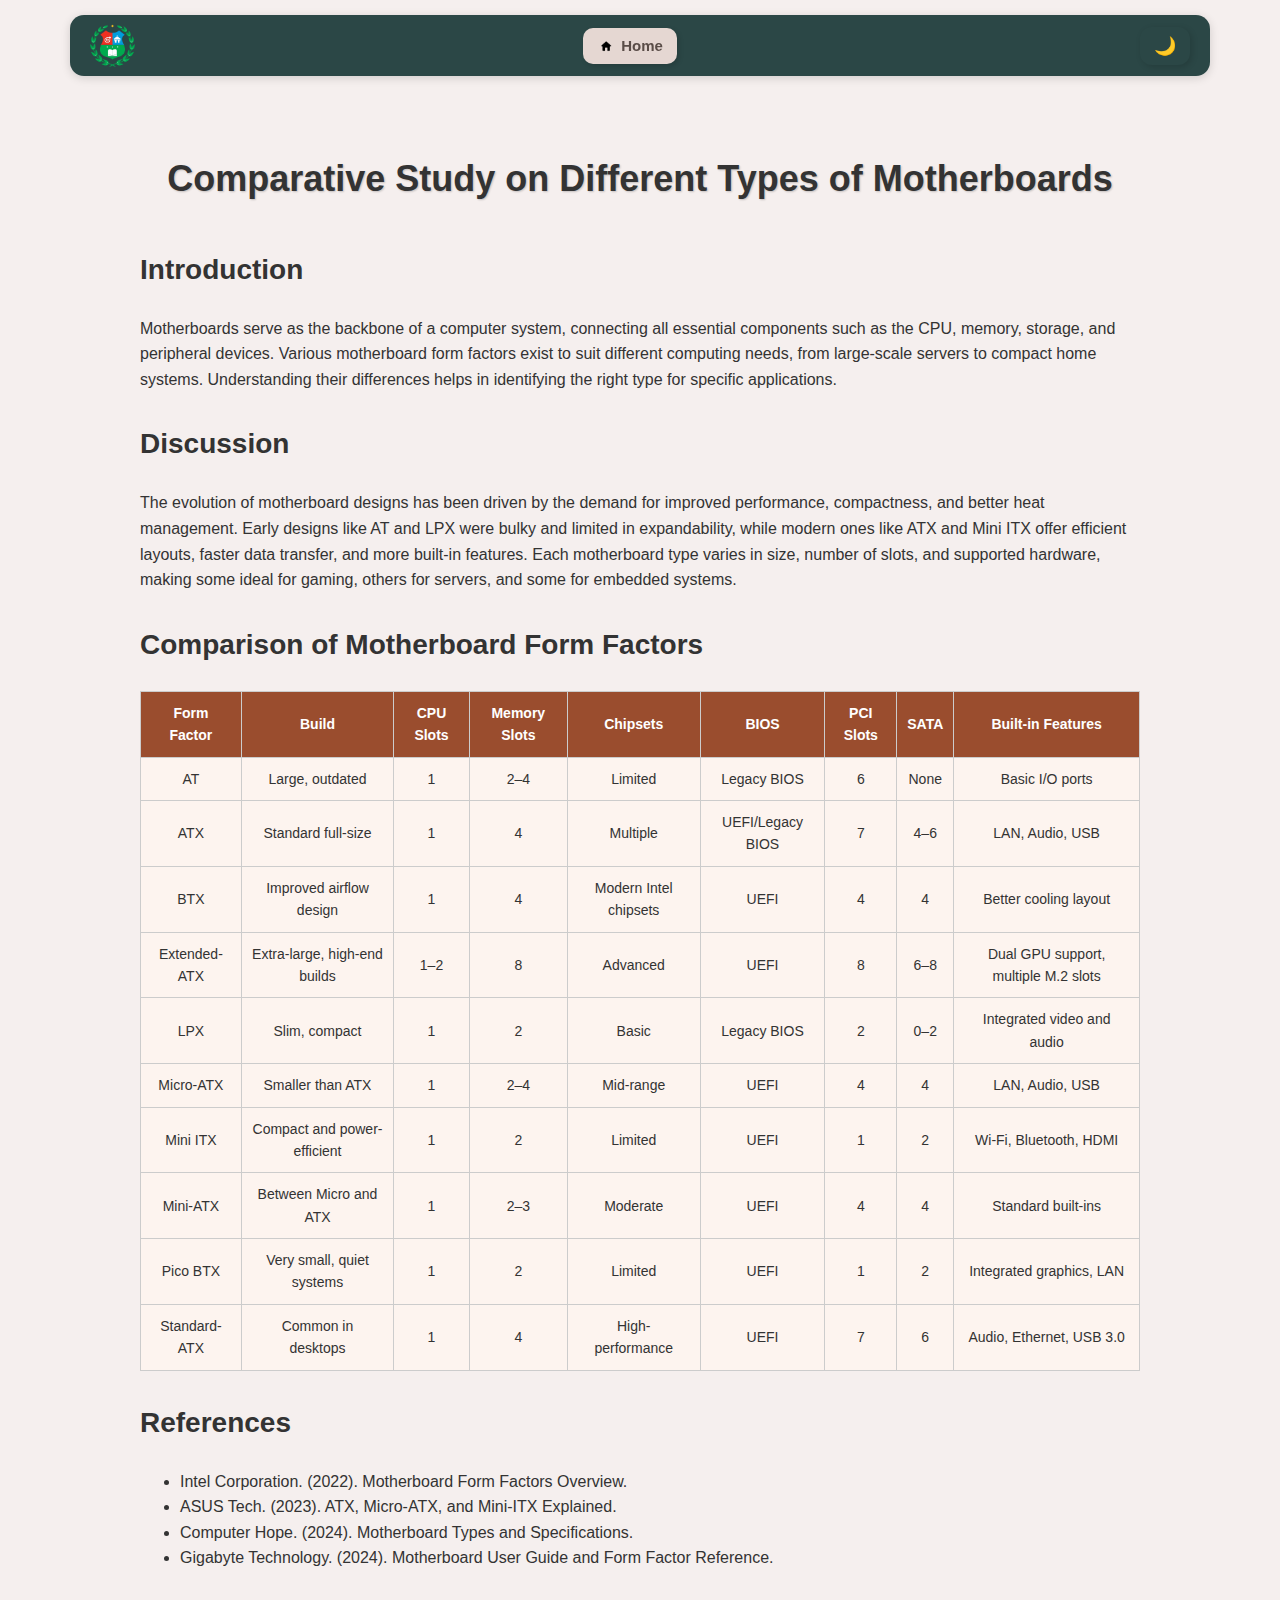
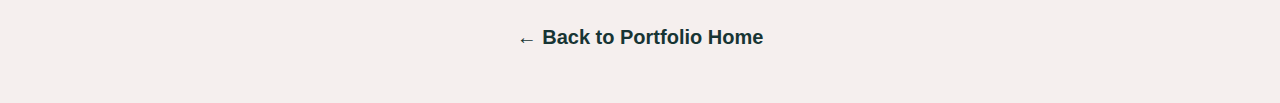
<file: port5.html>
<!DOCTYPE html>
<html>
<head>
    <title>Portfolio 5 - Motherboards</title>
    <style>

.topbar {
    position: fixed;
    top: 0;
    left: 50%;
    transform: translateX(-50%);
    width: 95%;                     
    max-width: 1100px;              
    background-color: #2b4746;
    display: flex;
    align-items: center;
    justify-content: space-between;
    padding: 8px 20px;
    border-radius: 14px;
    box-shadow: 0 2px 10px rgba(0,0,0,0.15);
    z-index: 999;
    margin-top: 15px;
}
.school-logo {
    height: 45px;
    width: 45px;
    object-fit: contain;
}
.home-btn {
    display: flex;
    align-items: center;
    gap: 6px;
    padding: 6px 14px;
    background: #e5d7d2;
    border-radius: 10px;
    box-shadow: 2px 2px 5px rgba(0,0,0,0.15);
    font-size: 15px;
    font-weight: bold;
    color: #5a4d48;
    text-decoration: none;
    transition: 0.25s;
}
.home-btn:hover {
    background: #d8c7c1;
    transform: scale(1.05);
}
.home-btn img {
    width: 18px;
    height: 18px;
}
.toggle-btn {
    cursor: pointer;
    font-size: 18px;
    background: none;
    border: none;
    margin-left: 15px;
    color: #5a4d48;
    padding: 8px 14px;
    border-radius: 12px;
    box-shadow: 2px 2px 6px rgba(0,0,0,0.15);
    transition: 0.25s;
}
.toggle-btn:hover {
    transform: scale(1.1);
}


.insight-wrapper {
    display: flex;
    align-items: flex-start;
    gap: 15px;
    margin: 30px 0;
}
.insight-photo {
    width: 100px;
    height: 100px;
    border-radius: 50%;
    object-fit: cover;
    border: 3px solid #c7a69d;
    box-shadow: 2px 2px 8px rgba(0,0,0,0.2);
}
.insight-bubble {
    background-color: #EDE1DD;
    padding: 20px 25px;
    border-radius: 25px;
    border: 2px solid #c9a89e;
    position: relative;
    max-width: 750px;
    line-height: 1.6;
    font-size: 15px;
}
.insight-bubble::before {
    content: "";
    position: absolute;
    left: -20px;
    top: 25px;
    width: 0;
    height: 0;
    border-right: 20px solid #EDE1DD;
    border-top: 14px solid transparent;
    border-bottom: 14px solid transparent;
}


.dark-mode {
    background-color: #2e2a29;
    color: #e8e2df;
}
.dark-mode .topbar {
    background: #2f2b29;
}
.dark-mode .home-btn {
    background: #3c3533;
    color: #e8dfdc;
}
.dark-mode .home-btn:hover {
    background: #4a4340;
}
.dark-mode .toggle-btn {
    color: #fff;
}
.dark-mode .school-logo {
    filter: brightness(0.85);
}
.dark-mode .insight-bubble {
    background-color: #3b3433;
    border-color: #6e5b56;
}
.dark-mode table th {
    background-color: #7b3a20;
    color: #f0e7e3;
}
.dark-mode table td {
    background-color: #4c423e;
    color: #e8e2df;
}


body {
    margin: 0;
    padding-top: 100px;
    font-family: Arial, sans-serif;
    background-color: #F5EFEE;
    color: #333;
    line-height: 1.6;
}
.container {
    max-width: 1000px;
    margin: 50px auto;
    padding: 0 20px;
}
h1 {
    font-size: 36px;
    text-align: center;
    margin-bottom: 40px;
    text-shadow: 1px 1px 2px rgba(0,0,0,0.2);
}
h2 {
    font-size: 28px;
    margin-top: 30px;
}
p {
    margin-bottom: 15px;
}
table {
    width: 100%;
    border-collapse: collapse;
    margin: 20px 0;
    font-size: 14px;
}
table, th, td {
    border: 1px solid #ccc;
}
th, td {
    padding: 10px;
    text-align: center;
}
th {
    background-color: #9A4D2E;
    color: white;
}
td {
    background-color: #FDF4EF;
}
.back-home {
    display: block;
    text-align: center;
    margin-top: 50px;
    font-weight: bold;
    font-size: 20px;
    color: #173534;
}
.back-home:hover {
    color: #7b3a20;
}
a {
    color: #7b3a20;
    text-decoration: none;
}
a:hover {
    text-decoration: underline;
}
    </style>
</head>
<body>


<div class="topbar">
    <img src="usclogoo.png" class="school-logo">
    <a href="index.html" class="home-btn"><img src="homeicon.png">Home</a>
    <button class="toggle-btn" onclick="toggleMode()">🌙</button>
</div>

<div class="container">
    <h1>Comparative Study on Different Types of Motherboards</h1>

    <h2>Introduction</h2>
    <p>Motherboards serve as the backbone of a computer system, connecting all essential components such as the CPU, memory, storage, and peripheral devices. Various motherboard form factors exist to suit different computing needs, from large-scale servers to compact home systems. Understanding their differences helps in identifying the right type for specific applications.</p>

    <h2>Discussion</h2>
    <p>The evolution of motherboard designs has been driven by the demand for improved performance, compactness, and better heat management. Early designs like AT and LPX were bulky and limited in expandability, while modern ones like ATX and Mini ITX offer efficient layouts, faster data transfer, and more built-in features. Each motherboard type varies in size, number of slots, and supported hardware, making some ideal for gaming, others for servers, and some for embedded systems.</p>

    <h2>Comparison of Motherboard Form Factors</h2>
    <table>
        <tr>
            <th>Form Factor</th>
            <th>Build</th>
            <th>CPU Slots</th>
            <th>Memory Slots</th>
            <th>Chipsets</th>
            <th>BIOS</th>
            <th>PCI Slots</th>
            <th>SATA</th>
            <th>Built-in Features</th>
        </tr>
        <tr>
            <td>AT</td>
            <td>Large, outdated</td>
            <td>1</td>
            <td>2–4</td>
            <td>Limited</td>
            <td>Legacy BIOS</td>
            <td>6</td>
            <td>None</td>
            <td>Basic I/O ports</td>
        </tr>
        <tr>
            <td>ATX</td>
            <td>Standard full-size</td>
            <td>1</td>
            <td>4</td>
            <td>Multiple</td>
            <td>UEFI/Legacy BIOS</td>
            <td>7</td>
            <td>4–6</td>
            <td>LAN, Audio, USB</td>
        </tr>
        <tr>
            <td>BTX</td>
            <td>Improved airflow design</td>
            <td>1</td>
            <td>4</td>
            <td>Modern Intel chipsets</td>
            <td>UEFI</td>
            <td>4</td>
            <td>4</td>
            <td>Better cooling layout</td>
        </tr>
        <tr>
            <td>Extended-ATX</td>
            <td>Extra-large, high-end builds</td>
            <td>1–2</td>
            <td>8</td>
            <td>Advanced</td>
            <td>UEFI</td>
            <td>8</td>
            <td>6–8</td>
            <td>Dual GPU support, multiple M.2 slots</td>
        </tr>
        <tr>
            <td>LPX</td>
            <td>Slim, compact</td>
            <td>1</td>
            <td>2</td>
            <td>Basic</td>
            <td>Legacy BIOS</td>
            <td>2</td>
            <td>0–2</td>
            <td>Integrated video and audio</td>
        </tr>
        <tr>
            <td>Micro-ATX</td>
            <td>Smaller than ATX</td>
            <td>1</td>
            <td>2–4</td>
            <td>Mid-range</td>
            <td>UEFI</td>
            <td>4</td>
            <td>4</td>
            <td>LAN, Audio, USB</td>
        </tr>
        <tr>
            <td>Mini ITX</td>
            <td>Compact and power-efficient</td>
            <td>1</td>
            <td>2</td>
            <td>Limited</td>
            <td>UEFI</td>
            <td>1</td>
            <td>2</td>
            <td>Wi-Fi, Bluetooth, HDMI</td>
        </tr>
        <tr>
            <td>Mini-ATX</td>
            <td>Between Micro and ATX</td>
            <td>1</td>
            <td>2–3</td>
            <td>Moderate</td>
            <td>UEFI</td>
            <td>4</td>
            <td>4</td>
            <td>Standard built-ins</td>
        </tr>
        <tr>
            <td>Pico BTX</td>
            <td>Very small, quiet systems</td>
            <td>1</td>
            <td>2</td>
            <td>Limited</td>
            <td>UEFI</td>
            <td>1</td>
            <td>2</td>
            <td>Integrated graphics, LAN</td>
        </tr>
        <tr>
            <td>Standard-ATX</td>
            <td>Common in desktops</td>
            <td>1</td>
            <td>4</td>
            <td>High-performance</td>
            <td>UEFI</td>
            <td>7</td>
            <td>6</td>
            <td>Audio, Ethernet, USB 3.0</td>
        </tr>
    </table>

    

    <h2>References</h2>
    <ul>
        <li>Intel Corporation. (2022). Motherboard Form Factors Overview.</li>
        <li>ASUS Tech. (2023). ATX, Micro-ATX, and Mini-ITX Explained.</li>
        <li>Computer Hope. (2024). Motherboard Types and Specifications.</li>
        <li>Gigabyte Technology. (2024). Motherboard User Guide and Form Factor Reference.</li>
    </ul>

    <a href="start.html" class="back-home">← Back to Portfolio Home</a>
</div>

<script>
function toggleMode() {
    document.body.classList.toggle("dark-mode");
    const btn = document.querySelector(".toggle-btn");
    btn.textContent = document.body.classList.contains("dark-mode") ? "☀️" : "🌙";
}
</script>

</body>
</html>
</file>
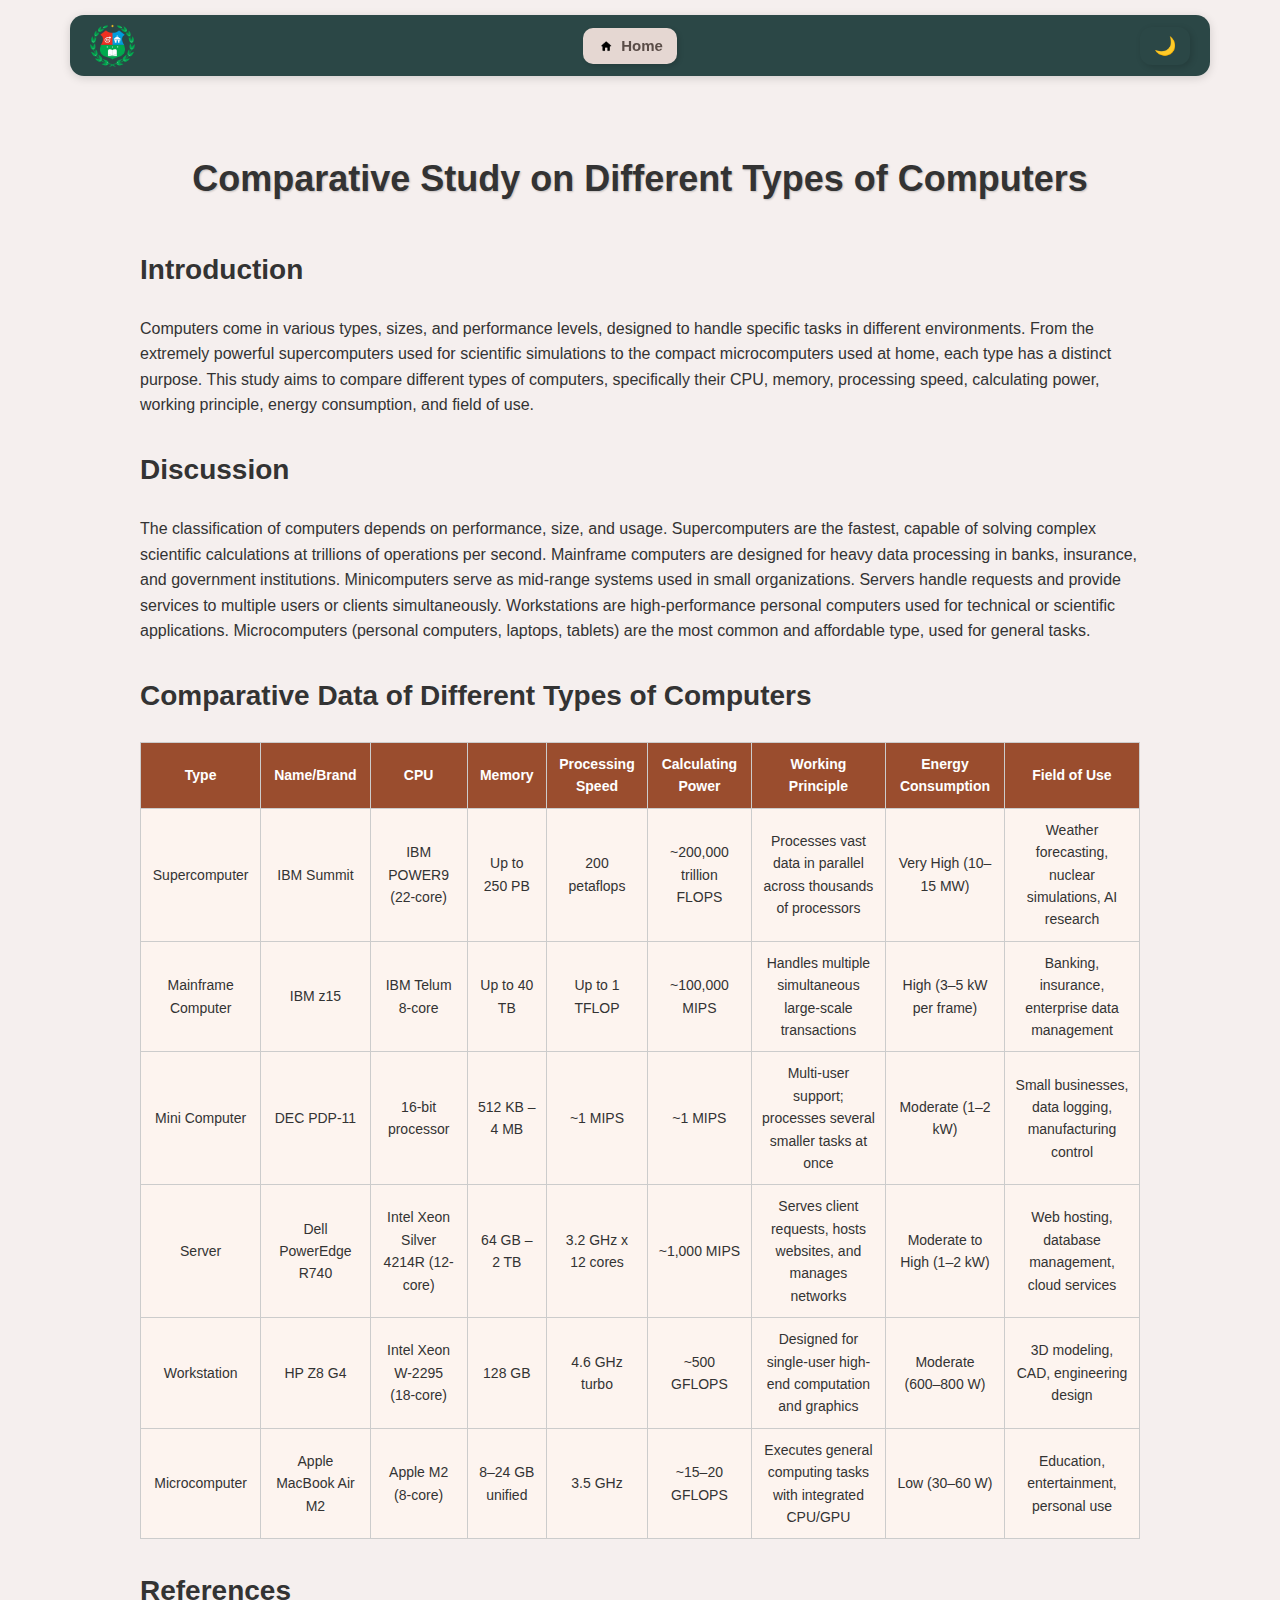
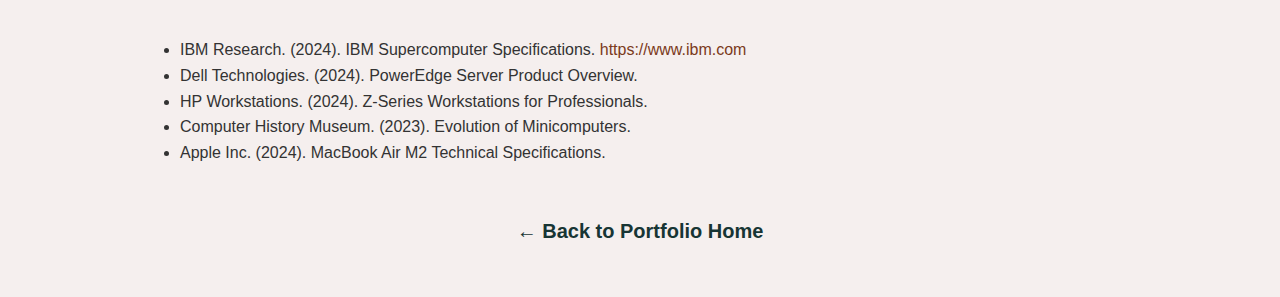
<file: port6.html>
<!DOCTYPE html>
<html>
<head>
    <title>Portfolio 6 - Types of Computers</title>
    <style>

.topbar {
    position: fixed;
    top: 0;
    left: 50%;
    transform: translateX(-50%);
    width: 95%;                     
    max-width: 1100px;              
    background-color: #2b4746;
    display: flex;
    align-items: center;
    justify-content: space-between;
    padding: 8px 20px;
    border-radius: 14px;
    box-shadow: 0 2px 10px rgba(0,0,0,0.15);
    z-index: 999;
    margin-top: 15px;
}
.school-logo {
    height: 45px;
    width: 45px;
    object-fit: contain;
}
.home-btn {
    display: flex;
    align-items: center;
    gap: 6px;
    padding: 6px 14px;
    background: #e5d7d2;
    border-radius: 10px;
    box-shadow: 2px 2px 5px rgba(0,0,0,0.15);
    font-size: 15px;
    font-weight: bold;
    color: #5a4d48;
    text-decoration: none;
    transition: 0.25s;
}
.home-btn:hover {
    background: #d8c7c1;
    transform: scale(1.05);
}
.home-btn img {
    width: 18px;
    height: 18px;
}
.toggle-btn {
    cursor: pointer;
    font-size: 18px;
    background: none;
    border: none;
    margin-left: 15px;
    color: #5a4d48;
    padding: 8px 14px;
    border-radius: 12px;
    box-shadow: 2px 2px 6px rgba(0,0,0,0.15);
    transition: 0.25s;
}
.toggle-btn:hover {
    transform: scale(1.1);
}


.dark-mode {
    background-color: #2e2a29;
    color: #e8e2df;
}
.dark-mode .topbar {
    background: #2f2b29;
}
.dark-mode .home-btn {
    background: #3c3533;
    color: #e8e2df;
}
.dark-mode .home-btn:hover {
    background: #4a4340;
}
.dark-mode .toggle-btn {
    color: #fff;
}
.dark-mode .school-logo {
    filter: brightness(0.85);
}
.dark-mode table th {
    background-color: #7b3a20;
    color: #f0e7e3;
}
.dark-mode table td {
    background-color: #4c423e;
    color: #e8e2df;
}


body {
    margin: 0;
    padding-top: 100px;
    font-family: Arial, sans-serif;
    background-color: #F5EFEE;
    color: #333;
    line-height: 1.6;
}
.container {
    max-width: 1000px;
    margin: 50px auto;
    padding: 0 20px;
}
h1 {
    font-size: 36px;
    text-align: center;
    margin-bottom: 40px;
    text-shadow: 1px 1px 2px rgba(0,0,0,0.2);
}
h2 {
    font-size: 28px;
    margin-top: 30px;
}
p {
    margin-bottom: 15px;
}
table {
    width: 100%;
    border-collapse: collapse;
    margin: 20px 0;
    font-size: 14px;
}
table, th, td {
    border: 1px solid #ccc;
}
th, td {
    padding: 10px;
    text-align: center;
}
th {
    background-color: #9A4D2E;
    color: white;
}
td {
    background-color: #FDF4EF;
}
.back-home {
    display: block;
    text-align: center;
    margin-top: 50px;
    font-weight: bold;
    font-size: 20px;
    color: #173534;
}
.back-home:hover {
    color: #7b3a20;
}
a {
    color: #7b3a20;
    text-decoration: none;
}
a:hover {
    text-decoration: underline;
}
    </style>
</head>
<body>


<div class="topbar">
    <img src="usclogoo.png" class="school-logo">
    <a href="index.html" class="home-btn"><img src="homeicon.png">Home</a>
    <button class="toggle-btn" onclick="toggleMode()">🌙</button>
</div>

<div class="container">
    <h1>Comparative Study on Different Types of Computers</h1>

    <h2>Introduction</h2>
    <p>Computers come in various types, sizes, and performance levels, designed to handle specific tasks in different environments. From the extremely powerful supercomputers used for scientific simulations to the compact microcomputers used at home, each type has a distinct purpose. This study aims to compare different types of computers, specifically their CPU, memory, processing speed, calculating power, working principle, energy consumption, and field of use.</p>

    <h2>Discussion</h2>
    <p>The classification of computers depends on performance, size, and usage. Supercomputers are the fastest, capable of solving complex scientific calculations at trillions of operations per second. Mainframe computers are designed for heavy data processing in banks, insurance, and government institutions. Minicomputers serve as mid-range systems used in small organizations. Servers handle requests and provide services to multiple users or clients simultaneously. Workstations are high-performance personal computers used for technical or scientific applications. Microcomputers (personal computers, laptops, tablets) are the most common and affordable type, used for general tasks.</p>

    <h2>Comparative Data of Different Types of Computers</h2>
    <table>
        <tr>
            <th>Type</th>
            <th>Name/Brand</th>
            <th>CPU</th>
            <th>Memory</th>
            <th>Processing Speed</th>
            <th>Calculating Power</th>
            <th>Working Principle</th>
            <th>Energy Consumption</th>
            <th>Field of Use</th>
        </tr>
        <tr>
            <td>Supercomputer</td>
            <td>IBM Summit</td>
            <td>IBM POWER9 (22-core)</td>
            <td>Up to 250 PB</td>
            <td>200 petaflops</td>
            <td>~200,000 trillion FLOPS</td>
            <td>Processes vast data in parallel across thousands of processors</td>
            <td>Very High (10–15 MW)</td>
            <td>Weather forecasting, nuclear simulations, AI research</td>
        </tr>
        <tr>
            <td>Mainframe Computer</td>
            <td>IBM z15</td>
            <td>IBM Telum 8-core</td>
            <td>Up to 40 TB</td>
            <td>Up to 1 TFLOP</td>
            <td>~100,000 MIPS</td>
            <td>Handles multiple simultaneous large-scale transactions</td>
            <td>High (3–5 kW per frame)</td>
            <td>Banking, insurance, enterprise data management</td>
        </tr>
        <tr>
            <td>Mini Computer</td>
            <td>DEC PDP-11</td>
            <td>16-bit processor</td>
            <td>512 KB – 4 MB</td>
            <td>~1 MIPS</td>
            <td>~1 MIPS</td>
            <td>Multi-user support; processes several smaller tasks at once</td>
            <td>Moderate (1–2 kW)</td>
            <td>Small businesses, data logging, manufacturing control</td>
        </tr>
        <tr>
            <td>Server</td>
            <td>Dell PowerEdge R740</td>
            <td>Intel Xeon Silver 4214R (12-core)</td>
            <td>64 GB – 2 TB</td>
            <td>3.2 GHz x 12 cores</td>
            <td>~1,000 MIPS</td>
            <td>Serves client requests, hosts websites, and manages networks</td>
            <td>Moderate to High (1–2 kW)</td>
            <td>Web hosting, database management, cloud services</td>
        </tr>
        <tr>
            <td>Workstation</td>
            <td>HP Z8 G4</td>
            <td>Intel Xeon W-2295 (18-core)</td>
            <td>128 GB</td>
            <td>4.6 GHz turbo</td>
            <td>~500 GFLOPS</td>
            <td>Designed for single-user high-end computation and graphics</td>
            <td>Moderate (600–800 W)</td>
            <td>3D modeling, CAD, engineering design</td>
        </tr>
        <tr>
            <td>Microcomputer</td>
            <td>Apple MacBook Air M2</td>
            <td>Apple M2 (8-core)</td>
            <td>8–24 GB unified</td>
            <td>3.5 GHz</td>
            <td>~15–20 GFLOPS</td>
            <td>Executes general computing tasks with integrated CPU/GPU</td>
            <td>Low (30–60 W)</td>
            <td>Education, entertainment, personal use</td>
        </tr>
    </table>

    <h2>References</h2>
    <ul>
        <li>IBM Research. (2024). IBM Supercomputer Specifications. <a href="https://www.ibm.com">https://www.ibm.com</a></li>
        <li>Dell Technologies. (2024). PowerEdge Server Product Overview.</li>
        <li>HP Workstations. (2024). Z-Series Workstations for Professionals.</li>
        <li>Computer History Museum. (2023). Evolution of Minicomputers.</li>
        <li>Apple Inc. (2024). MacBook Air M2 Technical Specifications.</li>
    </ul>

    <a href="start.html" class="back-home">← Back to Portfolio Home</a>
</div>

<script>
function toggleMode() {
    document.body.classList.toggle("dark-mode");
    const btn = document.querySelector(".toggle-btn");
    btn.textContent = document.body.classList.contains("dark-mode") ? "☀️" : "🌙";
}
</script>

</body>
</html>
</file>
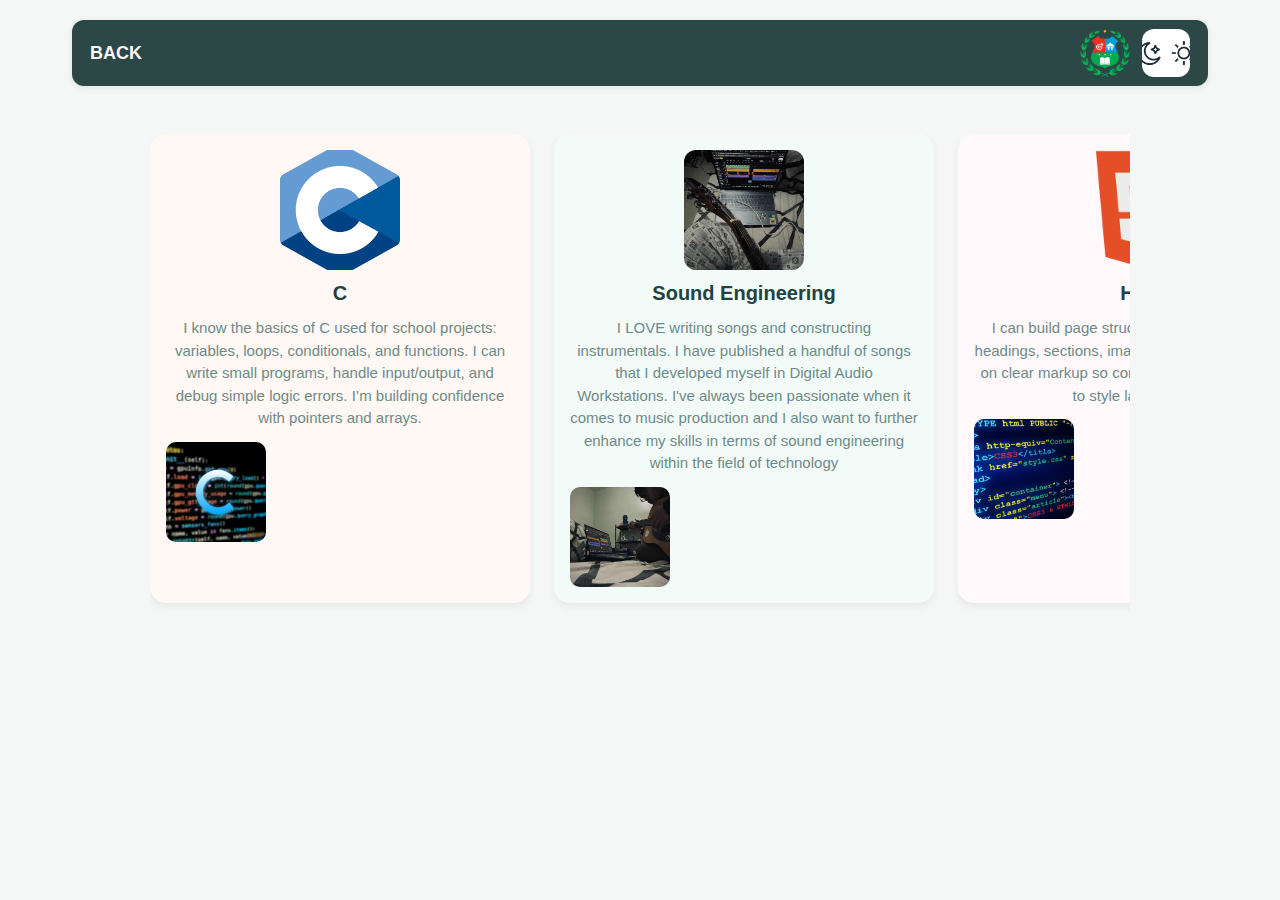
<file: skills.html>
<!DOCTYPE html>
<html>
<head>
    <title>Skills - Ethan's Portfolio</title>
    <meta name="viewport" content="width=device-width,initial-scale=1">
    <style>
        /* Page base */
        :root{
            --bg: #F5F7F7;            
            --body-text: #2A3A39;     
            --muted: #6e8a88;         

            --panel: #2b4746;         
            --panel-text: #FBF6F3;    
            --accent: #8a4a2f;        
            --card-bg: #FBF6F3;       
            --card-text: #24413f;     
            --heading: #24413f;       
        }

        body {
            margin: 0;
            padding: 0;
            font-family: Arial, sans-serif;
            background-color: var(--bg);
            color: var(--body-text);
            transition: 0.25s ease;
        }

        
        .top-bar {
            width: 95%;
            max-width: 1100px;
            margin: 20px auto 0;
            background-color: var(--panel);
            display: flex;
            justify-content: space-between;
            align-items: center;
            padding: 8px 18px;
            border-radius: 12px;
            box-shadow: 0 2px 8px rgba(0,0,0,0.08);
        }

        .top-bar a {
            color: var(--panel-text);
            text-decoration: none;
            font-size: 18px;
            font-weight: bold;
            transition: 0.2s;
        }
        .top-bar a:hover { color: var(--accent); transform: scale(1.03); }

        .top-right {
            display:flex;
            gap:12px;
            align-items:center;
        }

        .school-logo {
            width:50px; height:50px; border-radius:10px; overflow:hidden;
        }
        .school-logo img{ width:100%; height:100%; object-fit:contain; display:block; }

        .dark-toggle {
            width:48px; height:48px; border-radius:12px; overflow:hidden;
            display:flex; align-items:center; justify-content:center; cursor:pointer;
        }
        .dark-toggle img{ width:100%; height:100%; object-fit:cover; display:block; }

        
        .skills-area {
            max-width: 980px;
            margin: 48px auto;
            padding: 0 18px 36px;
        }

        
        .skills-container {
            display:flex;
            gap:24px;
            overflow-x:auto;
            scroll-snap-type: x mandatory;
            -webkit-overflow-scrolling: touch;
            padding-bottom:10px;
        }
        
        .skill {
            scroll-snap-align: start;
            flex: 0 0 380px;          
            max-width: 380px;
            min-width: 320px;
            background: var(--card-bg);
            border-radius: 16px;
            padding:16px;
            box-sizing:border-box;
            display:flex;
            flex-direction:column;
            gap:12px;
            align-items: center;
            box-shadow: 0 4px 10px rgba(0,0,0,0.06);
        }

        
        .skill img.top {
            width:120px; height:120px; border-radius:12px; object-fit:cover;
        }
        .skill img.bottom {
            width:100px; height:100px; border-radius:10px; object-fit:cover; align-self:flex-start;
        }

        .skill h3 { margin:0; font-size:20px; color: var(--heading); }
        .skill p { margin:0; font-size:15px; line-height:1.5; text-align:center; color: var(--muted); }

        .back-link {
            display:block;
            text-align:center;
            margin-top:18px;
            font-weight:bold;
            color: var(--accent);
            text-decoration:none;
        }
        .back-link:hover{ color: #ad6a4f; }

        
        .skill:nth-child(1){ background: #FFF8F4; } 
        .skill:nth-child(2){ background: #F3FBF8; } 
        .skill:nth-child(3){ background: #FFF9FB; } 
        .skill:nth-child(4){ background: #F6F8FF; } 
        .skill:nth-child(5){ background: #FFFDF0; } 
        .skill:nth-child(6){ background: #F7FFF6; } 
        .skill:nth-child(7){ background: #F4F8FF; } 

        
        body.dark-mode{
            --bg: #242f30;
            --body-text: #efe7dd;
            --muted: #d9cfbf;

            --panel: #1e2a2a;
            --panel-text: #efe7dd;
            --accent: #f4d48a;

            --card-bg: #473f3c;
            --card-text: #efe7dd;
            --heading: #efe7dd;
        }

        
        body.dark-mode .skill{ 
            background: var(--card-bg) !important;
            color: var(--card-text);
            box-shadow:0 6px 12px rgba(0,0,0,0.4);
        }
        
        body.dark-mode .skill h3 { color: var(--heading); }
        body.dark-mode .skill p { color: var(--muted); }
        body.dark-mode .back-link{ color: var(--panel-text); }
        .back-link:hover{ color: var(--panel-text); }

        
        .skills-container::-webkit-scrollbar { height:10px; }
        .skills-container::-webkit-scrollbar-thumb { background: rgba(0,0,0,0.12); border-radius:10px; }

        
        @media (max-width:760px){
            .skill{ flex:0 0 300px; max-width:300px; min-width:260px; }
            .skills-area { padding-left:12px; padding-right:12px; }
        }
    </style>
</head>
<body>

    
    <div class="top-bar">
        <a href="about.html">BACK</a>

        <div class="top-right">
            <div class="school-logo">
                <img src="usclogoo.png" alt="School Logo">
            </div>

            <div class="dark-toggle" onclick="document.body.classList.toggle('dark-mode')">
                <img src="displaymode.jpg" alt="toggle">
            </div>
        </div>
    </div>

    
    <div class="skills-area">
        <div class="skills-container">

            
            <div class="skill">
                <img class="top" src="ctop1.png" alt="C top">
                <h3>C</h3>
                <p>I know the basics of C used for school projects: variables, loops, conditionals, and functions. I can write small programs, handle input/output, and debug simple logic errors. I’m building confidence with pointers and arrays.</p>
                <img class="bottom" src="cbottom.jpg" alt="C bottom">
            </div>

            
            <div class="skill">
                <img class="top" src="soundeng1.jpg" alt="Sound top">
                <h3>Sound Engineering</h3>
                <p>I LOVE writing songs and constructing instrumentals. I have published a handful of songs that I developed myself in Digital Audio Workstations. I've always been passionate when it comes to music production and I also want to further enhance my skills in terms of sound engineering within the field of technology</p>
                <img class="bottom" src="soundeng2.jpg" alt="Sound bottom">
            </div>

            
            <div class="skill">
                <img class="top" src="htmltop.png" alt="HTML top">
                <h3>HTML</h3>
                <p>I can build page structure with semantic HTML: headings, sections, images, links, and forms. I focus on clear markup so content is accessible and easy to style later with CSS.</p>
                <img class="bottom" src="htmlbottom.jpg" alt="HTML bottom">
            </div>

            
            <div class="skill">
                <img class="top" src="csstop.png" alt="CSS top">
                <h3>CSS</h3>
                <p>I style pages with CSS — layouts, spacing, colors, and hover effects. I use flexbox/grid for structure, manage typography, and add small transitions so interfaces feel polished without being flashy.</p>
                <img class="bottom" src="cssbottom.jpg" alt="CSS bottom">
            </div>

            
            <div class="skill">
                <img class="top" src="javatop.png" alt="Java top">
                <h3>JavaScript</h3>
                <p>I’ve used JavaScript at a beginner level: classes, objects, methods, and control flow. Mostly exercises and small assignments — comfortable reading code and solving simple programming tasks.</p>
                <img class="bottom" src="javabottom.webp" alt="Java bottom">
            </div>

            
    </div>

</body>
</html>
</file>
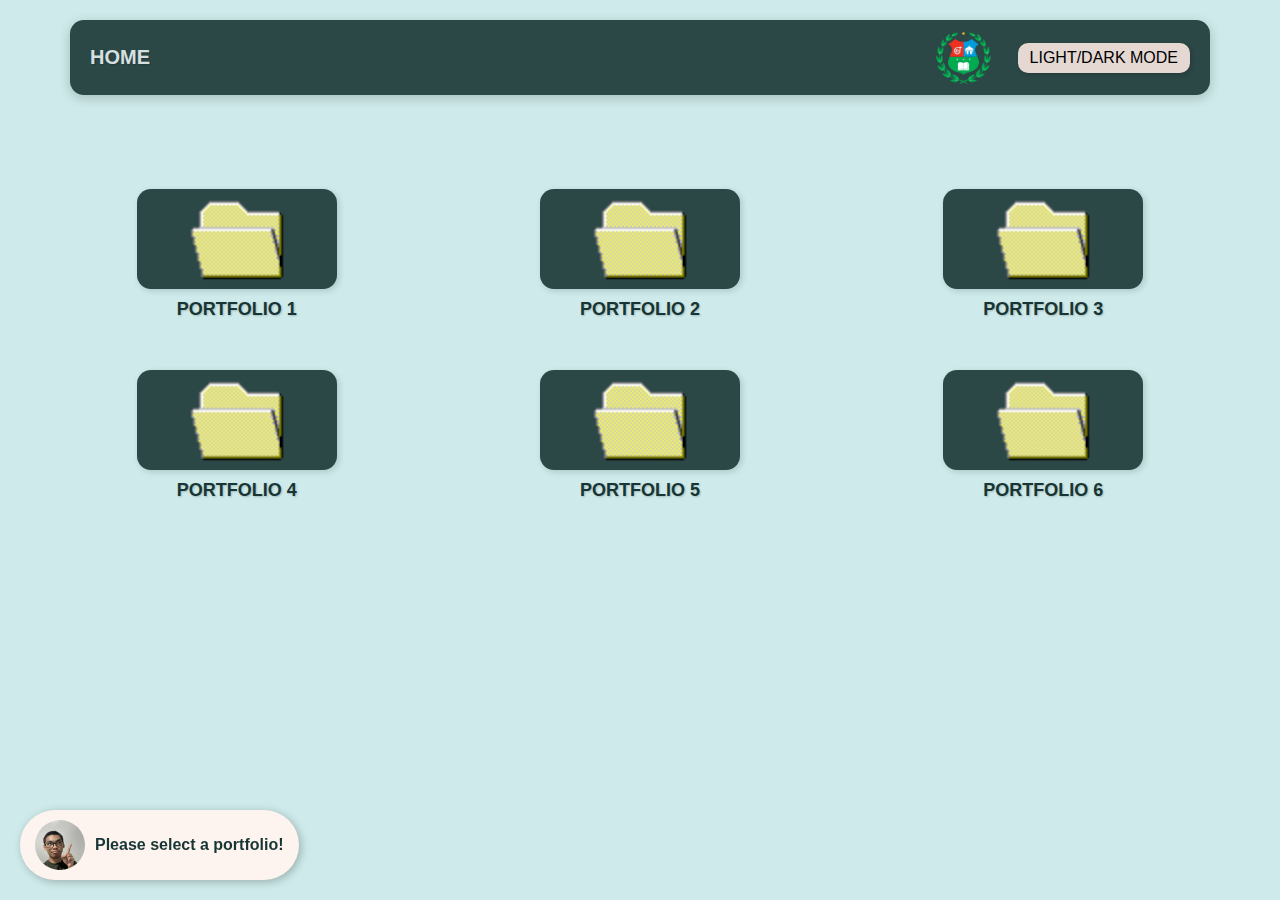
<file: start.html>
<!DOCTYPE html>
<html>
<head>
    <title>Start - Ethan's Portfolio</title>

    <style>
        body {
            margin: 0;
            padding: 0;
            background-color: #ceeaea;
            font-family: Arial, sans-serif;
            overflow-x: hidden;
            transition: background-color 0.3s, color 0.3s;
            color: #333;
        }

        
        body.dark-mode {
            background-color: #2e2a29;
            color: #e8e2df;
        }

        
        .top-bar {
            width: 95%;
            max-width: 1100px;
            background-color: #2b4746;
            display: flex;
            justify-content: space-between;
            align-items: center;
            padding: 10px 20px;
            margin: 20px auto 0;
            border-radius: 14px;
            box-shadow: 0 3px 12px rgba(0,0,0,0.2);
        }

        .top-bar a {
            color: #d6e0e0;
            text-decoration: none;
            font-size: 20px;
            font-weight: bold;
            text-shadow: 1px 1px 2px rgba(0,0,0,0.2);
            transition: 0.25s;
        }

        .top-bar a:hover {
            color: #f1e542;
            transform: scale(1.05);
        }

        body.dark-mode .top-bar a {
            color: #e8e2df;
        }

        body.dark-mode .top-bar {
            background-color: #3a3430;
        }

        
        .school-logo {
            width: 55px;
            height: 55px;
            border-radius: 12px;
            overflow: hidden;
        }

        .school-logo img {
            width: 100%;
            height: 100%;
            object-fit: contain;
        }

        
        .toggle-btn {
            margin-left: 15px;
            cursor: pointer;
            font-size: 16px;
            background: #e5d7d2;
            border: none;
            padding: 6px 12px;
            border-radius: 10px;
            box-shadow: 2px 2px 5px rgba(0,0,0,0.15);
            transition: 0.25s;
        }

        .toggle-btn:hover {
            transform: scale(1.08);
            background: #d8c7c1;
        }

        
        .grid-container {
            width: 100%;
            display: flex;
            justify-content: center;
            margin-top: 40px;
        }

        .grid {
            width: 100%;
            max-width: 1200px;
            display: grid;
            grid-template-columns: repeat(3, 1fr);
            gap: 50px;
            padding: 0 20px;
            box-sizing: border-box;
            text-align: center;
        }

        
        .portfolio-box {
            width: 200px;
            height: 100px;
            margin: auto;
            display: flex;
            justify-content: center;
            align-items: center;
            transition: 0.25s ease;
            border-radius: 14px;
            box-shadow: 2px 2px 6px rgba(0,0,0,0.15);
            background-color: #2b4746;
            position: relative;
            cursor: pointer;
        }

        
        .portfolio-box img {
            width: 100%;
            height: 100%;
            object-fit: contain;
            transition: 0.3s ease;
        }

        
        .portfolio-box img.hover {
            display: none;
        }

        a:hover .portfolio-box img.default {
            display: none;
        }

        a:hover .portfolio-box img.hover {
            display: block;
            transform: scale(1.08);
        }

        
        .portfolio-name {
            margin-top: 10px;
            font-weight: bold;
            font-size: 18px;
            text-shadow: 1px 1px 2px rgba(0, 0, 0, 0.2);
            transition: 0.25s ease;
        }

        a:hover .portfolio-name {
            transform: scale(1.06);
            color: #7b3a20;
        }

        a {
            text-decoration: none;
            color: #173534;
        }

        body.dark-mode a {
            color: #e8e2df;
        }

        
        .page-numbers {
            text-align: center;
            margin-top: 25px;
            font-size: 20px;
            font-weight: bold;
        }

        .page-numbers a {
            margin: 0 10px;
            color: #173534;
            text-decoration: none;
            transition: 0.25s ease;
        }

        .page-numbers a:hover {
            color: #7b3a20;
            transform: scale(1.15);
        }

        .active {
            color: #D08A32;
        }

        body.dark-mode .portfolio-box {
            background-color: #4c423e;
            box-shadow: 2px 2px 8px rgba(0,0,0,0.35);
        }

        
        .bubble {
            position: fixed;
            bottom: 20px;
            left: 20px;
            background-color: #FDF4EF;
            border-radius: 50px;
            padding: 10px 15px;
            display: flex;
            align-items: center;
            box-shadow: 2px 2px 8px rgba(0,0,0,0.25);
            transition: 0.25s;
        }

        .bubble img {
            width: 50px;
            height: 50px;
            border-radius: 50%;
            margin-right: 10px;
            object-fit: cover;
        }

        .bubble span {
            font-weight: bold;
            color: #173534;
        }

        body.dark-mode .bubble {
            background-color: #4c423e;
        }

        body.dark-mode .bubble span {
            color: #e8e2df;
        }

        
        .preview-bar {
            position: absolute;
            bottom: -60px;
            left: 50%;
            transform: translateX(-50%);
            width: 220px;
            padding: 6px 10px;
            background-color: #fff1e6;
            color: #173534;
            font-size: 14px;
            border-radius: 10px;
            box-shadow: 2px 2px 6px rgba(0,0,0,0.2);
            opacity: 0;
            pointer-events: none;
            transition: 0.3s;
            z-index: 10;
        }

        .portfolio-box:hover .preview-bar {
            bottom: -70px;
            opacity: 1;
            pointer-events: auto;
        }

        body.dark-mode .preview-bar {
            background-color: #645849;
            color: #e8e2df;
        }

    </style>
</head>

<body>

    
    <div class="top-bar">
        <a href="index.html">HOME</a>

        <div style="display: flex; align-items: center; gap: 12px;">
            <div class="school-logo">
                <img src="usclogoo.png" alt="School Logo">
            </div>

            <button class="toggle-btn" onclick="toggleMode()">LIGHT/DARK MODE</button>
        </div>
    </div>

    <br>
    <br>
    <br>
    

    
    <div class="grid-container">
        <div class="grid">

            
            <a href="portfolio1.html">
                <div class="portfolio-box">
                    <img src="portlogo.ico" class="default" alt="Portfolio 1">
                    <img src="openport - Copy.png" class="hover" alt="Portfolio 1 Open">
                    <div class="preview-bar">Computer Science as a Discipline, 5 Computing Disciplines</div>
                </div>
                <div class="portfolio-name">PORTFOLIO 1</div>
            </a>

            
            <a href="port2.html">
                <div class="portfolio-box">
                    <img src="portlogo.ico" class="default" alt="Portfolio 2">
                    <img src="openport.png" class="hover" alt="Portfolio 2 Open">
                    <div class="preview-bar">Data, Information, and Information Systems</div>
                </div>
                <div class="portfolio-name">PORTFOLIO 2</div>
            </a>

            
            <a href="port3.html">
                <div class="portfolio-box">
                    <img src="portlogo.ico" class="default" alt="Portfolio 3">
                    <img src="openport.png" class="hover" alt="Portfolio 3 Open">
                    <div class="preview-bar">Number Systems: Comprehensive Study</div>
                </div>
                <div class="portfolio-name">PORTFOLIO 3</div>
            </a>

            
            <a href="port4.html">
                <div class="portfolio-box">
                    <img src="portlogo.ico" class="default" alt="Portfolio 4">
                    <img src="openport.png" class="hover" alt="Portfolio 4 Open">
                    <div class="preview-bar">Computer Hardware & Software</div>
                </div>
                <div class="portfolio-name">PORTFOLIO 4</div>
            </a>

            
            <a href="port5.html">
                <div class="portfolio-box">
                    <img src="portlogo.ico" class="default" alt="Portfolio 5">
                    <img src="openport.png" class="hover" alt="Portfolio 5 Open">
                    <div class="preview-bar">Different Types of Motherboards</div>
                </div>
                <div class="portfolio-name">PORTFOLIO 5</div>
            </a>

            
            <a href="port6.html">
                <div class="portfolio-box">
                    <img src="portlogo.ico" class="default" alt="Portfolio 6">
                    <img src="openport.png" class="hover" alt="Portfolio 6 Open">
                    <div class="preview-bar">Different Types of Computers</div>
                </div>
                <div class="portfolio-name">PORTFOLIO 6</div>
            </a>

        </div>
    </div>

    

    
    <div class="bubble">
        <img src="itan3.jpg" alt="My Face">
        <span>Please select a portfolio!</span>
    </div>

    <script>
        function toggleMode() {
            document.body.classList.toggle("dark-mode");
        }
    </script>

</body>
</html>
</file>
